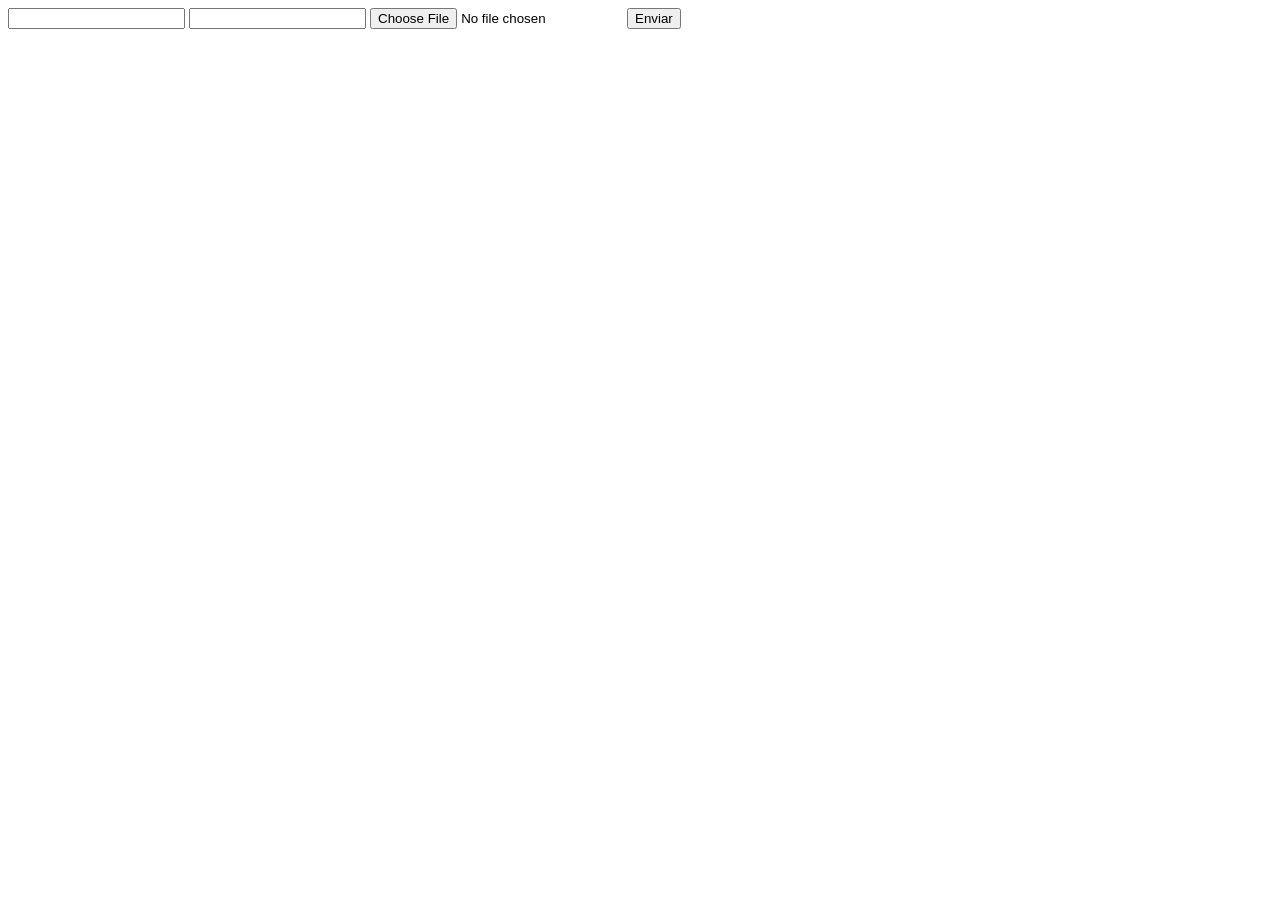
<file: DuoFinder/DOCUMENTOS_DE_APOIO/exemplo_de_upload_de_arquivo/public/index.html>
<!DOCTYPE html>
<html lang="en">

<head>
  <meta charset="UTF-8">
  <meta http-equiv="X-UA-Compatible" content="IE=edge">
  <meta name="viewport" content="width=device-width, initial-scale=1.0">
  <title>Upload</title>
</head>

<body>

  <div>
    <input name="nome" id="nome" type="text" />
    <input name="email" id="email" type="url" />
    <input name="foto" id="foto" type="file" />
    <button onclick="enviar()">Enviar</button>
  </div>

  <div id="container"></div>
</body>

</html>

<script>
  function enviar() {
    const formData = new FormData();
    formData.append('foto', foto.files[0])
    formData.append('nome', nome.value)
    formData.append('email', email.value)

    fetch("/usuarios/cadastro", {
      method: "POST",
      body: formData
    })
      .then(res => {
        window.location = "./perfil.html"
      })
      .catch(err => {
        console.log(err);
      })
  }
</script>
</file>
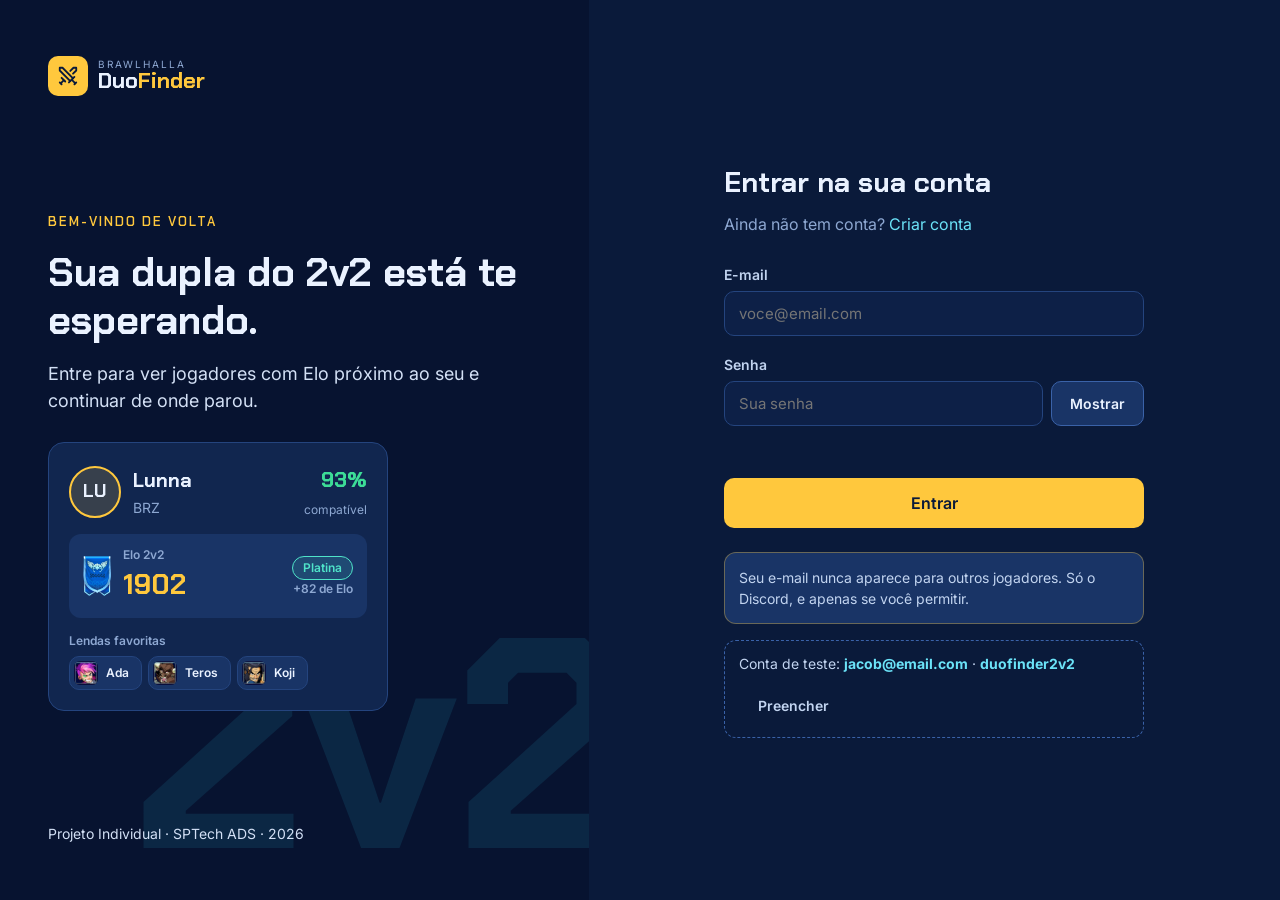
<file: DuoFinder/public/buscar.html>
<!DOCTYPE html>
<html lang="pt-BR">

<head>
    <meta charset="UTF-8">
    <meta name="viewport" content="width=device-width, initial-scale=1.0">
    <title>Buscar dupla | DuoFinder</title>
    <link rel="icon" href="assets/icon/logo.svg">
    <link rel="preconnect" href="https://fonts.googleapis.com">
    <link rel="stylesheet" href="https://fonts.googleapis.com/css2?family=Chakra+Petch:wght@600;700&family=Inter:wght@400;600;700&display=swap">
    <link rel="stylesheet" href="css/buscar.css">
    <link rel="stylesheet" href="css/animacoes.css">
</head>

<body>
    <header class="topo">
        <div class="container">
            <a class="logo" href="index.html">
                <span class="logo-icone">
                    <svg class="icone" viewBox="0 0 24 24">
                        <polyline points="14.5 17.5 3 6 3 3 6 3 17.5 14.5" /><line x1="13" x2="19" y1="19" y2="13" /><line x1="16" x2="20" y1="16" y2="20" /><line x1="19" x2="21" y1="21" y2="19" />
                        <polyline points="14.5 6.5 18 3 21 3 21 6 17.5 9.5" /><line x1="5" x2="9" y1="14" y2="18" /><line x1="7" x2="4" y1="17" y2="20" /><line x1="3" x2="5" y1="19" y2="21" />
                    </svg>
                </span>
                <span class="logo-texto"><small>BRAWLHALLA</small><b>Duo<em>Finder</em></b></span>
            </a>
            <nav class="menu">
                <a href="buscar.html" class="ativo">Buscar dupla</a>
                <a href="dashboard.html">Dashboard</a>
                <a href="meu-perfil.html">Meu perfil</a>
            </nav>
            <div class="acoes-topo">
                <span class="usuario-logado" id="span_usuario"></span>
                <button class="botao botao-simples" onclick="sair()">Sair</button>
            </div>
        </div>
    </header>

    <main class="container">
        <div class="titulo-pagina">
            <h1>Buscar dupla</h1>
            <p class="texto-apagado" id="p_meus_dados"></p>
        </div>

        <div class="busca">
            <aside class="card filtros">
                <h2>Filtros</h2>

                <div class="campo">
                    <label for="ipt_distancia">Distância máxima de Elo: <b id="b_distancia">±150</b></label>
                    <input class="faixa" type="range" id="ipt_distancia" min="50" max="400" step="50" value="150" oninput="buscar()">
                </div>

                <div class="campo">
                    <label for="ipt_nome">Nickname</label>
                    <input type="text" id="ipt_nome" placeholder="Buscar por nickname" oninput="buscar()">
                </div>

                <div class="campo">
                    <label for="slc_regiao">Região</label>
                    <select id="slc_regiao" onchange="buscar()">
                        <option value="todas">Todas as regiões</option>
                        <option value="BRZ">Brasil (BRZ)</option>
                        <option value="US-E">EUA Leste (US-E)</option>
                        <option value="EU">Europa (EU)</option>
                        <option value="SA">África do Sul (SA)</option>
                    </select>
                </div>

                <div class="campo">
                    <label for="slc_lenda">Lenda favorita</label>
                    <select id="slc_lenda" onchange="buscar()">
                        <option value="todas">Qualquer uma</option>
                    </select>
                </div>

                <label class="opcao" id="label_discord"><input type="checkbox" onchange="alternarDiscord()"> Só quem tem Discord</label>

                <button class="botao botao-secundario botao-inteiro" onclick="limparFiltros()">Limpar filtros</button>
            </aside>

            <section class="resultados">
                <p class="total" id="p_total"></p>
                <div class="grade" id="div_resultado"></div>
                <div class="vazio" id="div_vazio" style="display: none;">
                    Nenhum jogador encontrado com esses filtros.<br>
                    Tente aumentar a distância de Elo ou escolher outra região.
                </div>
            </section>
        </div>
    </main>

    <div class="modal" id="div_modal">
        <div class="modal-caixa">
            <h2 id="h2_discord">Chamar no Discord</h2>
            <p class="texto-apagado">Adicione como amigo e combinem a dupla.</p>
            <div class="discord-usuario">
                <div>
                    <span class="rotulo">Usuário do Discord</span>
                    <b id="b_discord"></b>
                </div>
            </div>
            <ol>
                <li>Abra o Discord e vá em "Adicionar amigo"</li>
                <li>Cole o usuário e envie o pedido de amizade</li>
                <li>Combinem o horário e partam para o 2v2 ranqueado</li>
            </ol>
            <div class="aviso">O DuoFinder não tem chat próprio: a conversa acontece no Discord.</div>
            <div class="modal-botoes">
                <button class="botao botao-simples botao-grande" onclick="fecharDiscord()">Fechar</button>
                <a class="botao botao-discord botao-grande" href="https://discord.com/app" target="_blank">Abrir Discord</a>
            </div>
        </div>
    </div>

    <footer class="rodape">
        <div class="container">
            <b>DuoFinder</b> · Projeto Individual · SPTech · Análise e Desenvolvimento de Sistemas · 2026
        </div>
    </footer>

    <script src="js/lendas.js"></script>
    <script src="js/duofinder.js"></script>

    <script>
        let jogadores = [];

        let meuId = localStorage.ID_USUARIO;
        let meuNick = localStorage.NICK_USUARIO;
        let meuElo = Number(localStorage.ELO_USUARIO);
        let minhaRegiao = localStorage.REGIAO_USUARIO;
        let meuHorario = localStorage.HORARIO_USUARIO;
        let minhasLendas = localStorage.LENDAS_USUARIO;

        let soDiscord = false;

        function carregarJogadores() {
            fetch(`/usuarios/listar/${meuId}`).then(function (resposta) {
                if (resposta.ok) {
                    resposta.json().then(function (lista) {
                        // No banco as Lendas vêm como texto ('Hattori,Orion,Kor').
                        // O split transforma em vetor: ['Hattori', 'Orion', 'Kor']
                        for (let i = 0; i < lista.length; i++) {
                            lista[i].lendas = lista[i].lendas.split(',');
                        }

                        jogadores = lista;
                        buscar();
                    });
                } else {
                    p_total.innerHTML = 'Não foi possível carregar os jogadores.';
                }
            }).catch(function () {
                p_total.innerHTML = 'Não foi possível conectar ao servidor.';
            });
        }

        function buscar() {
            let distancia = Number(ipt_distancia.value);
            let nome = ipt_nome.value.toLowerCase();
            let regiao = slc_regiao.value;
            let lenda = slc_lenda.value;

            b_distancia.innerHTML = `±${distancia}`;

            // 1. Separa os jogadores que passam em todos os filtros
            let encontrados = [];

            for (let i = 0; i < jogadores.length; i++) {
                let jogador = jogadores[i];
                let passou = true;
                let diferenca = jogador.elo - meuElo;

                if (diferenca < 0) {
                    diferenca = diferenca * -1;
                }

                if (diferenca > distancia) {
                    passou = false;
                }
                if (nome != '' && jogador.nick.toLowerCase().includes(nome) == false) {
                    passou = false;
                }
                if (regiao != 'todas' && jogador.regiao != regiao) {
                    passou = false;
                }
                if (lenda != 'todas' && jogador.lendas.includes(lenda) == false) {
                    passou = false;
                }
                if (soDiscord && jogador.discord == '') {
                    passou = false;
                }

                if (passou) {
                    calcularCompatibilidade(jogador);
                    encontrados.push(jogador);
                }
            }

            // 2. Ordena do mais compatível para o menos compatível.
            // Compara cada jogador com o próximo e troca os dois de lugar se estiverem na ordem errada.
            for (let i = 0; i < encontrados.length; i++) {
                for (let j = 0; j < encontrados.length - 1; j++) {
                    if (encontrados[j].compatibilidade < encontrados[j + 1].compatibilidade) {
                        let troca = encontrados[j];
                        encontrados[j] = encontrados[j + 1];
                        encontrados[j + 1] = troca;
                    }
                }
            }

            // 3. Mostra os cards na tela
            div_resultado.innerHTML = '';

            for (let i = 0; i < encontrados.length; i++) {
                let jogador = encontrados[i];
                let diferenca = jogador.elo - meuElo;
                let textoDiferenca = `${diferenca} de Elo`;

                if (diferenca > 0) {
                    textoDiferenca = `+${diferenca} de Elo`;
                }

                let htmlLendas = '';

                for (let j = 0; j < jogador.lendas.length; j++) {
                    let nomeLenda = jogador.lendas[j];
                    procurarImagemLenda(nomeLenda);
                    htmlLendas += `<span class="lenda"><img class="lenda-foto" src="${imagemLenda}" alt="${nomeLenda}">${nomeLenda}</span>`;
                }

                let botaoDiscord = `<button class="botao botao-secundario" disabled>Sem Discord</button>`;

                if (jogador.discord != '') {
                    botaoDiscord = `<button class="botao botao-discord" onclick="abrirDiscord(${jogador.id})">Discord</button>`;
                }

                calcularDivisao(jogador.elo);

                div_resultado.innerHTML += `
                    <div class="card-jogador">
                        <div class="card-topo">
                            <div class="avatar">${jogador.nick.substring(0, 2).toUpperCase()}</div>
                            <div class="card-nome"><h3>${jogador.nick}</h3><span>${jogador.regiao} · Joga de ${jogador.horario.toLowerCase()}</span></div>
                            <div class="card-compat"><b>${jogador.compatibilidade}%</b><span>compatível</span></div>
                        </div>
                        <div class="barra-compat"><div style="width: ${jogador.compatibilidade}%;"></div></div>
                        <div class="card-elo">
                            <img class="emblema" src="assets/divisoes/${divisao.toLowerCase()}.png" alt="${divisao}">
                            <div><small>Elo 2v2</small><b>${jogador.elo}</b></div>
                            <div class="direita"><span class="divisao ${divisao.toLowerCase()}">${divisao}</span><small>${textoDiferenca}</small></div>
                        </div>
                        <div><span class="rotulo">Lendas favoritas</span><div class="lendas">${htmlLendas}</div></div>
                        <div class="card-botoes">
                            <button class="botao botao-secundario" onclick="verPerfil(${jogador.id})">Ver perfil</button>
                            ${botaoDiscord}
                        </div>
                    </div>
                `;
            }

            if (encontrados.length == 1) {
                p_total.innerHTML = `1 jogador encontrado`;
            } else {
                p_total.innerHTML = `${encontrados.length} jogadores encontrados`;
            }

            if (encontrados.length == 0) {
                div_vazio.style.display = 'block';
            } else {
                div_vazio.style.display = 'none';
            }
        }

        function alternarDiscord() {
            soDiscord = !soDiscord;
            buscar();
        }

        function limparFiltros() {
            ipt_distancia.value = 150;
            ipt_nome.value = '';
            slc_regiao.value = 'todas';
            slc_lenda.value = 'todas';

            // Desenha a caixinha de novo, desmarcada
            soDiscord = false;
            label_discord.innerHTML = '<input type="checkbox" onchange="alternarDiscord()"> Só quem tem Discord';

            buscar();
        }

        // Guarda o jogador escolhido para a página perfil.html saber quem mostrar
        function verPerfil(id) {
            localStorage.PERFIL_ID = id;
            window.location = 'perfil.html';
        }

        function abrirDiscord(id) {
            for (let i = 0; i < jogadores.length; i++) {
                if (jogadores[i].id == id) {
                    h2_discord.innerHTML = `Chamar ${jogadores[i].nick} no Discord`;
                    b_discord.innerHTML = jogadores[i].discord;
                }
            }

            div_modal.style.display = 'flex';
        }

        function fecharDiscord() {
            div_modal.style.display = 'none';
        }

        // Só quem fez login pode ver esta página
        if (meuNick == undefined) {
            window.location = 'login.html';
        } else {
            calcularDivisao(meuElo);
            // Coloca as Lendas no filtro "Lenda favorita"
            for (let i = 0; i < todasLendas.length; i++) {
                slc_lenda.innerHTML += `<option>${todasLendas[i].nome}</option>`;
            }

            span_usuario.innerHTML = meuNick;
            p_meus_dados.innerHTML = `Seu Elo: <b>${meuElo}</b> · ${divisao} · ${minhaRegiao} · <a href="meu-perfil.html">Atualizar meu Elo</a>`;
            carregarJogadores();
        }
    </script>
</body>

</html>
</file>
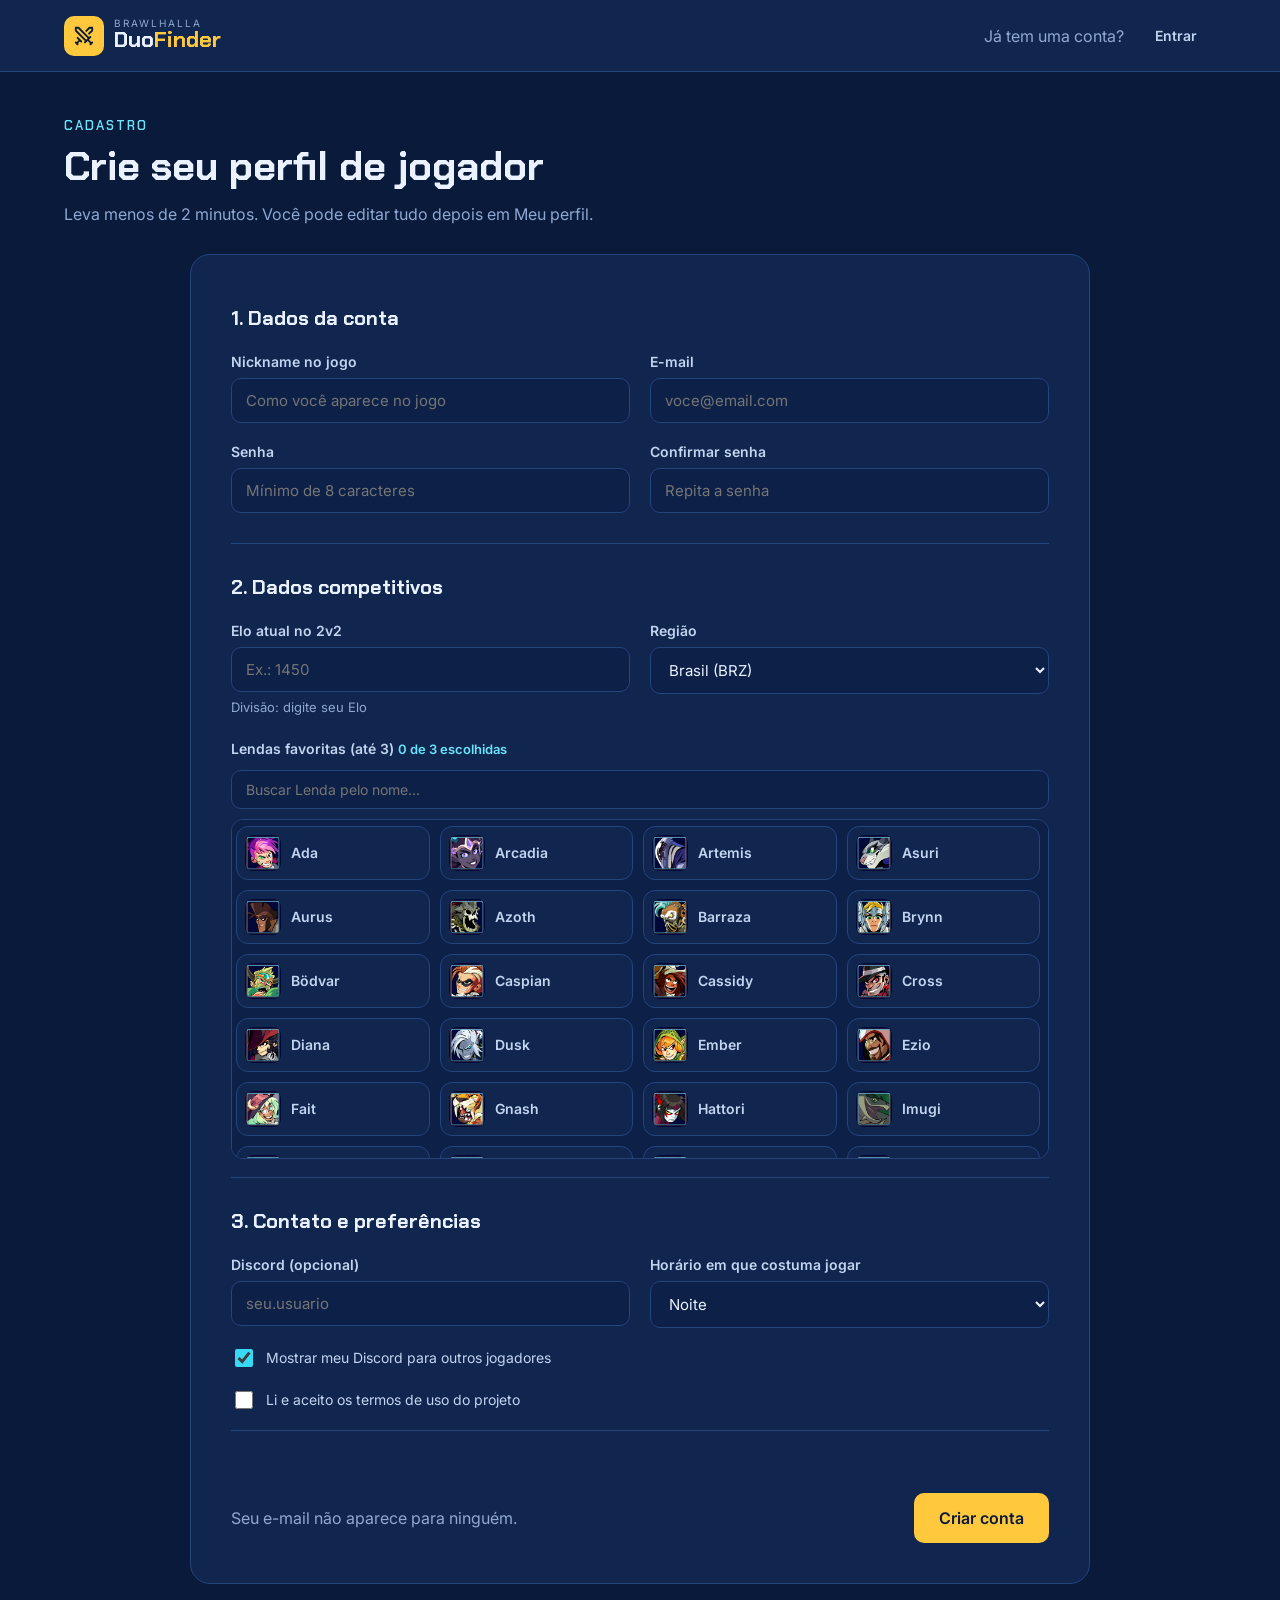
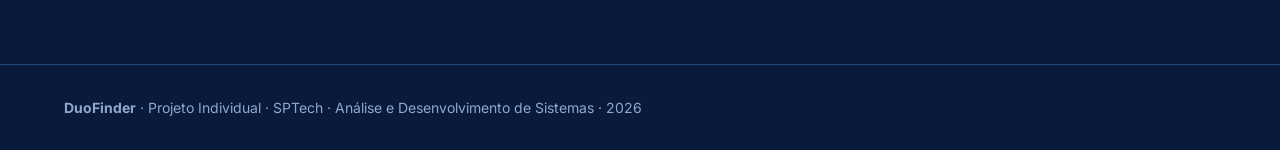
<file: DuoFinder/public/cadastro.html>
<!DOCTYPE html>
<html lang="pt-BR">

<head>
    <meta charset="UTF-8">
    <meta name="viewport" content="width=device-width, initial-scale=1.0">
    <title>Criar conta | DuoFinder</title>
    <link rel="icon" href="assets/icon/logo.svg">
    <link rel="preconnect" href="https://fonts.googleapis.com">
    <link rel="stylesheet" href="https://fonts.googleapis.com/css2?family=Chakra+Petch:wght@600;700&family=Inter:wght@400;600;700&display=swap">
    <link rel="stylesheet" href="css/cadastro.css">
    <link rel="stylesheet" href="css/animacoes.css">
</head>

<body>
    <header class="topo">
        <div class="container">
            <a class="logo" href="index.html">
                <span class="logo-icone">
                    <svg class="icone" viewBox="0 0 24 24">
                        <polyline points="14.5 17.5 3 6 3 3 6 3 17.5 14.5" /><line x1="13" x2="19" y1="19" y2="13" /><line x1="16" x2="20" y1="16" y2="20" /><line x1="19" x2="21" y1="21" y2="19" />
                        <polyline points="14.5 6.5 18 3 21 3 21 6 17.5 9.5" /><line x1="5" x2="9" y1="14" y2="18" /><line x1="7" x2="4" y1="17" y2="20" /><line x1="3" x2="5" y1="19" y2="21" />
                    </svg>
                </span>
                <span class="logo-texto"><small>BRAWLHALLA</small><b>Duo<em>Finder</em></b></span>
            </a>
            <div class="acoes-topo">
                <span class="texto-apagado">Já tem uma conta?</span>
                <a class="botao botao-simples" href="login.html">Entrar</a>
            </div>
        </div>
    </header>

    <main class="container">
        <div class="titulo-pagina">
            <span class="sobretitulo">Cadastro</span>
            <h1>Crie seu perfil de jogador</h1>
            <p class="texto-apagado">Leva menos de 2 minutos. Você pode editar tudo depois em Meu perfil.</p>
        </div>

        <div class="card formulario-grande">
            <h2>1. Dados da conta</h2>
            <div class="duas-colunas">
                <div class="campo">
                    <label for="ipt_nick">Nickname no jogo</label>
                    <input type="text" id="ipt_nick" maxlength="16" placeholder="Como você aparece no jogo">
                </div>
                <div class="campo">
                    <label for="ipt_email">E-mail</label>
                    <input type="email" id="ipt_email" maxlength="50" placeholder="voce@email.com">
                </div>
            </div>
            <div class="duas-colunas">
                <div class="campo">
                    <label for="ipt_senha">Senha</label>
                    <input type="password" id="ipt_senha" placeholder="Mínimo de 8 caracteres">
                </div>
                <div class="campo">
                    <label for="ipt_confirmacao">Confirmar senha</label>
                    <input type="password" id="ipt_confirmacao" placeholder="Repita a senha">
                </div>
            </div>

            <hr>
            <h2>2. Dados competitivos</h2>
            <div class="duas-colunas">
                <div class="campo">
                    <label for="ipt_elo">Elo atual no 2v2</label>
                    <input type="number" id="ipt_elo" placeholder="Ex.: 1450" oninput="mostrarDivisao()">
                    <span class="ajuda">Divisão: <span id="span_divisao">digite seu Elo</span></span>
                </div>
                <div class="campo">
                    <label for="slc_regiao">Região</label>
                    <select id="slc_regiao">
                        <option value="BRZ">Brasil (BRZ)</option>
                        <option value="US-E">EUA Leste (US-E)</option>
                        <option value="EU">Europa (EU)</option>
                        <option value="SA">África do Sul (SA)</option>
                    </select>
                </div>
            </div>

            <span class="titulo-campo">Lendas favoritas (até 3)</span>
            <span class="contador" id="span_contador">0 de 3 escolhidas</span>
            <input type="text" class="busca-lendas" id="ipt_busca_lenda" placeholder="Buscar Lenda pelo nome..." oninput="montarLendas()">
            <div class="lista-lendas" id="div_lendas"></div>

            <hr>
            <h2>3. Contato e preferências</h2>
            <div class="duas-colunas">
                <div class="campo">
                    <label for="ipt_discord">Discord (opcional)</label>
                    <input type="text" id="ipt_discord" maxlength="40" placeholder="seu.usuario">
                </div>
                <div class="campo">
                    <label for="slc_horario">Horário em que costuma jogar</label>
                    <select id="slc_horario">
                        <option>Manhã</option>
                        <option>Tarde</option>
                        <option selected>Noite</option>
                        <option>Madrugada</option>
                    </select>
                </div>
            </div>
            <label class="opcao"><input type="checkbox" checked onchange="alternarDiscord()"> Mostrar meu Discord para outros jogadores</label>
            <label class="opcao"><input type="checkbox" onchange="alternarTermos()"> Li e aceito os termos de uso do projeto</label>

            <hr>
            <div class="mensagem erro" id="div_mensagem"></div>
            <div class="final-formulario">
                <span class="texto-apagado">Seu e-mail não aparece para ninguém.</span>
                <button class="botao botao-principal botao-grande" onclick="cadastrar()">Criar conta</button>
            </div>
        </div>
    </main>

    <footer class="rodape">
        <div class="container">
            <b>DuoFinder</b> · Projeto Individual · SPTech · Análise e Desenvolvimento de Sistemas · 2026
        </div>
    </footer>

    <script src="js/lendas.js"></script>
    <script src="js/duofinder.js"></script>

    <script>
        let lendas = [];
        let lendaClicada = '';

        let mostrarDiscord = true;
        let termos = false;

        // Desenha as Lendas. Só aparecem as que combinam com o texto digitado na busca
        function montarLendas() {
            let texto = ipt_busca_lenda.value.toLowerCase();
            div_lendas.innerHTML = '';

            for (let i = 0; i < todasLendas.length; i++) {
                let nome = todasLendas[i].nome;
                let marcada = '';

                if (lendas.includes(nome)) {
                    marcada = 'checked';
                }

                if (nome.toLowerCase().includes(texto)) {
                    div_lendas.innerHTML += `
                        <label>
                            <input type="checkbox" ${marcada} onchange="lendaClicada = todasLendas[${i}].nome; marcarLenda()">
                            <span><img class="icone-lenda" src="${todasLendas[i].imagem}" alt="${nome}">${nome}</span>
                        </label>
                    `;
                }
            }
        }

        // Mostra quantas e quais Lendas foram escolhidas
        function atualizarContador() {
            let texto = `${lendas.length} de 3 escolhidas`;

            if (lendas.length > 0) {
                texto += `: ${lendas.join(', ')}`;
            }

            span_contador.innerHTML = texto;
        }

        function marcarLenda() {
            let novaLista = [];
            let estavaNaLista = false;

            for (let i = 0; i < lendas.length; i++) {
                if (lendas[i] == lendaClicada) {
                    estavaNaLista = true;
                } else {
                    novaLista.push(lendas[i]);
                }
            }

            if (estavaNaLista == false && lendas.length == 3) {
                montarLendas();
                span_contador.innerHTML = `3 de 3 escolhidas · Desmarque uma Lenda para trocar`;
            } else {
                if (estavaNaLista == false) {
                    novaLista.push(lendaClicada);
                }

                lendas = novaLista;
                atualizarContador();
            }
        }

        function alternarDiscord() {
            mostrarDiscord = !mostrarDiscord;
        }

        function alternarTermos() {
            termos = !termos;
        }

        function mostrarDivisao() {
            let elo = Number(ipt_elo.value);

            calcularDivisao(elo);

            // A classe do CSS é o nome da divisão em minúsculas: 'Platina' vira 'platina'
            let classe = divisao.toLowerCase();

            span_divisao.innerHTML = `<span class="divisao ${classe}">${divisao}</span>`;
        }

        function cadastrar() {
            let nick = ipt_nick.value;
            let email = ipt_email.value;
            let senha = ipt_senha.value;
            let confirmacao = ipt_confirmacao.value;
            let elo = Number(ipt_elo.value);
            let regiao = slc_regiao.value;
            let discord = ipt_discord.value;
            let horario = slc_horario.value;

            if (nick.length < 3) {
                div_mensagem.innerHTML = 'O nickname precisa ter pelo menos 3 caracteres.';
            } else if (email.includes('@') == false || email.includes('.') == false) {
                div_mensagem.innerHTML = 'Digite um e-mail válido, como voce@email.com.';
            } else if (senha.length < 8) {
                div_mensagem.innerHTML = 'A senha precisa ter pelo menos 8 caracteres.';
            } else if (senha != confirmacao) {
                div_mensagem.innerHTML = 'As senhas não são iguais.';
            } else if (elo < 200 || elo > 3000) {
                div_mensagem.innerHTML = 'Informe um Elo entre 200 e 3000.';
            } else if (lendas.length == 0) {
                div_mensagem.innerHTML = 'Escolha pelo menos 1 Lenda favorita.';
            } else if (lendas.length > 3) {
                div_mensagem.innerHTML = 'Escolha no máximo 3 Lendas.';
            } else if (termos == false) {
                div_mensagem.innerHTML = 'Aceite os termos de uso para continuar.';
            } else {
                let mostrarDiscordTexto = 'nao';

                if (mostrarDiscord) {
                    mostrarDiscordTexto = 'sim';
                }

                fetch("/usuarios/cadastrar", {
                    method: "POST",
                    headers: {
                        "Content-Type": "application/json"
                    },
                    body: JSON.stringify({
                        nickServer: nick,
                        emailServer: email,
                        senhaServer: senha,
                        eloServer: elo,
                        regiaoServer: regiao,
                        lendasServer: lendas.join(','),
                        discordServer: discord,
                        mostrarDiscordServer: mostrarDiscordTexto,
                        horarioServer: horario
                    })
                }).then(function (resposta) {
                    if (resposta.ok) {
                        div_mensagem.innerHTML = 'Conta criada! Redirecionando para a tela de login...';

                        setTimeout(function () {
                            window.location = "login.html";
                        }, 2000);
                    } else {
                        // Lê o erro que o banco mandou para mostrar a mensagem certa
                        resposta.text().then(function (erro) {
                            if (erro.includes('Duplicate')) {
                                div_mensagem.innerHTML = 'Esse e-mail já está cadastrado.';
                            } else {
                                div_mensagem.innerHTML = 'Não foi possível criar a conta. Confira os dados e tente de novo.';
                            }
                        });
                    }
                }).catch(function () {
                    div_mensagem.innerHTML = 'Não foi possível conectar ao servidor.';
                });
            }
        }

        montarLendas();
    </script>
</body>

</html>
</file>
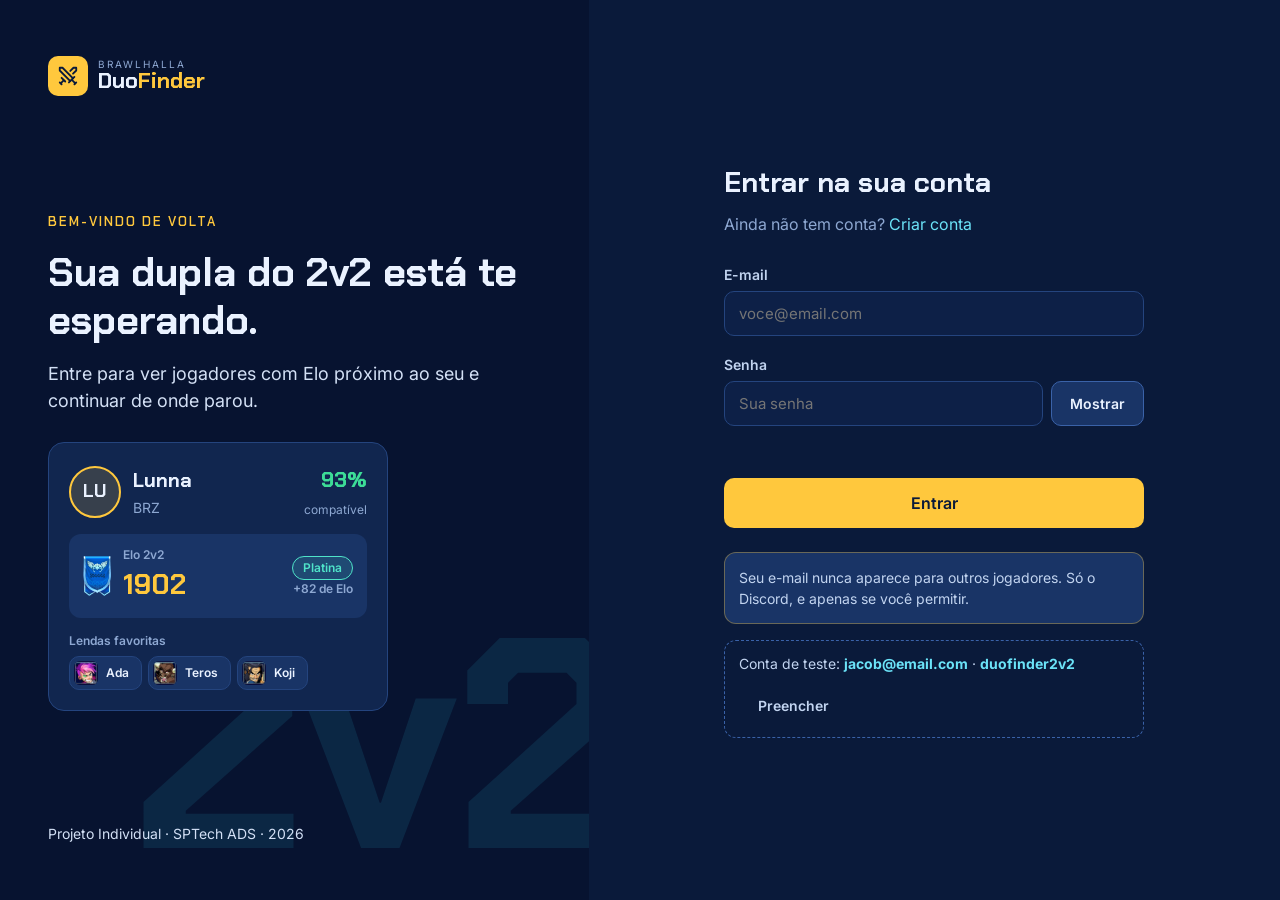
<file: DuoFinder/public/dashboard.html>
<!DOCTYPE html>
<html lang="pt-BR">

<head>
    <meta charset="UTF-8">
    <meta name="viewport" content="width=device-width, initial-scale=1.0">
    <title>Dashboard | DuoFinder</title>
    <link rel="icon" href="assets/icon/logo.svg">
    <link rel="preconnect" href="https://fonts.googleapis.com">
    <link rel="stylesheet" href="https://fonts.googleapis.com/css2?family=Chakra+Petch:wght@600;700&family=Inter:wght@400;600;700&display=swap">
    <link rel="stylesheet" href="css/dashboard.css">
    <link rel="stylesheet" href="css/animacoes.css">
    <!-- Chart.js 4.4.1 salvo no projeto, para os gráficos funcionarem sem internet -->
    <script src="js/chart.js"></script>
</head>

<body>
    <header class="topo">
        <div class="container">
            <a class="logo" href="index.html">
                <span class="logo-icone">
                    <svg class="icone" viewBox="0 0 24 24">
                        <polyline points="14.5 17.5 3 6 3 3 6 3 17.5 14.5" /><line x1="13" x2="19" y1="19" y2="13" /><line x1="16" x2="20" y1="16" y2="20" /><line x1="19" x2="21" y1="21" y2="19" />
                        <polyline points="14.5 6.5 18 3 21 3 21 6 17.5 9.5" /><line x1="5" x2="9" y1="14" y2="18" /><line x1="7" x2="4" y1="17" y2="20" /><line x1="3" x2="5" y1="19" y2="21" />
                    </svg>
                </span>
                <span class="logo-texto"><small>BRAWLHALLA</small><b>Duo<em>Finder</em></b></span>
            </a>
            <nav class="menu">
                <a href="buscar.html">Buscar dupla</a>
                <a href="dashboard.html" class="ativo">Dashboard</a>
                <a href="meu-perfil.html">Meu perfil</a>
            </nav>
            <div class="acoes-topo">
                <span class="usuario-logado" id="span_usuario"></span>
                <button class="botao botao-simples" onclick="sair()">Sair</button>
            </div>
        </div>
    </header>

    <main class="container">
        <div class="titulo-pagina final-formulario">
            <div>
                <h1>Dashboard da comunidade</h1>
                <p class="texto-apagado">Indicadores dos outros jogadores cadastrados no DuoFinder</p>
            </div>
            <div class="campo filtro-dashboard">
                <label for="slc_regiao">Região</label>
                <select id="slc_regiao" onchange="atualizarDashboard()">
                    <option value="todas">Todas as regiões</option>
                    <option value="BRZ">Brasil (BRZ)</option>
                    <option value="US-E">EUA Leste (US-E)</option>
                    <option value="EU">Europa (EU)</option>
                    <option value="SA">África do Sul (SA)</option>
                </select>
            </div>
        </div>

        <div class="kpis">
            <a class="kpi kpi-link kpi-destaque" href="buscar.html" title="Ver esses jogadores na busca">
                <div class="kpi-topo">
                    <span class="kpi-icone icone-verde">
                        <svg class="icone" viewBox="0 0 24 24"><circle cx="12" cy="12" r="10" /><circle cx="12" cy="12" r="6" /><circle cx="12" cy="12" r="2" /></svg>
                    </span>
                    Com Elo compatível com você
                    <span class="seta">→</span>
                </div>
                <b id="b_compativeis"></b>
                <small>até 150 de diferença de Elo</small>
            </a>

            <div class="kpi">
                <div class="kpi-topo">
                    <span class="kpi-icone icone-ciano">
                        <svg class="icone" viewBox="0 0 24 24"><path d="M16 21v-2a4 4 0 0 0-4-4H6a4 4 0 0 0-4 4v2" /><circle cx="9" cy="7" r="4" /><path d="M22 21v-2a4 4 0 0 0-3-3.87" /><path d="M16 3.13a4 4 0 0 1 0 7.75" /></svg>
                    </span>
                    Jogadores cadastrados
                </div>
                <b id="b_total"></b>
                <small>na região escolhida</small>
            </div>

            <div class="kpi">
                <div class="kpi-topo">
                    <span class="kpi-icone icone-dourado">
                        <svg class="icone" viewBox="0 0 24 24"><path d="M6 9H4.5a2.5 2.5 0 0 1 0-5H6" /><path d="M18 9h1.5a2.5 2.5 0 0 0 0-5H18" /><path d="M4 22h16" /><path d="M10 14.66V17c0 .55-.47.98-.97 1.21C7.85 18.75 7 20.24 7 22" /><path d="M14 14.66V17c0 .55.47.98.97 1.21C16.15 18.75 17 20.24 17 22" /><path d="M18 2H6v7a6 6 0 0 0 12 0V2Z" /></svg>
                    </span>
                    Elo médio da comunidade
                </div>
                <b class="elo" id="b_media"></b>
                <small id="small_media"></small>
            </div>

            <div class="kpi">
                <div class="kpi-topo">
                    <span class="kpi-icone icone-ciano">
                        <svg class="icone" viewBox="0 0 24 24"><path d="M7.9 20A9 9 0 1 0 4 16.1L2 22Z" /></svg>
                    </span>
                    Com Discord disponível
                </div>
                <b id="b_discord"></b>
                <small id="small_discord"></small>
            </div>
        </div>

        <div class="graficos">
            <div class="card">
                <h2>Distribuição de Elo</h2>
                <p>Jogadores por divisão no 2v2</p>
                <div class="grafico" id="div_grafico_divisoes"></div>
                <p class="legenda"><b class="elo">■</b> Sua divisão</p>
            </div>
            <div class="card">
                <h2>Lendas mais escolhidas</h2>
                <p>% de jogadores com a Lenda entre as favoritas</p>
                <div class="grafico" id="div_grafico_lendas"></div>
                <div class="legenda"><b>■</b> Suas Lendas:<div class="lendas" id="div_minhas_lendas"></div></div>
            </div>
        </div>

        <div class="graficos ultimo">
            <div class="card">
                <h2>Jogadores por região</h2>
                <p>Todos os jogadores cadastrados, de todas as regiões</p>
                <div class="grafico" id="div_grafico_regioes"></div>
                <p class="legenda" id="p_legenda_regiao"></p>
            </div>
            <div class="card">
                <h2>Mais compatíveis com você</h2>
                <p>Pelo seu Elo, região, Lendas e horário</p>
                <ul class="lista-top" id="ul_top"></ul>
            </div>
        </div>
    </main>

    <footer class="rodape">
        <div class="container">
            <b>DuoFinder</b> · Projeto Individual · SPTech · Análise e Desenvolvimento de Sistemas · 2026
        </div>
    </footer>

    <script src="js/lendas.js"></script>
    <script src="js/duofinder.js"></script>

    <script>
        let jogadores = [];

        let meuId = localStorage.ID_USUARIO;
        let meuNick = localStorage.NICK_USUARIO;
        let meuElo = Number(localStorage.ELO_USUARIO);
        let minhaRegiao = localStorage.REGIAO_USUARIO;
        let meuHorario = localStorage.HORARIO_USUARIO;
        let minhasLendas = localStorage.LENDAS_USUARIO;

        let divisoes = ['Tin', 'Bronze', 'Prata', 'Ouro', 'Platina', 'Diamante'];
        let regioes = ['BRZ', 'US-E', 'EU', 'SA'];


        // Cor das barras: normal e destaque (o que é seu)
        let corNormal = '#5B78AE';
        let corDestaque = '#38D9F5';
        let corElo = '#FFC83D';

        Chart.defaults.color = '#C2D4F0';
        Chart.defaults.borderColor = '#1E3765';
        Chart.defaults.font.family = 'Inter';
        Chart.defaults.font.size = 13;

        function carregarJogadores() {
            fetch(`/usuarios/listar/${meuId}`).then(function (resposta) {
                if (resposta.ok) {
                    resposta.json().then(function (lista) {
                        // No banco as Lendas vêm como texto ('Hattori,Orion,Kor').
                        // O split transforma em vetor: ['Hattori', 'Orion', 'Kor']
                        for (let i = 0; i < lista.length; i++) {
                            lista[i].lendas = lista[i].lendas.split(',');
                        }

                        jogadores = lista;
                        atualizarDashboard();
                    });
                } else {
                    alert('Não foi possível carregar os dados do dashboard.');
                }
            }).catch(function () {
                alert('Não foi possível conectar ao servidor.');
            });
        }

        function atualizarDashboard() {
            let regiao = slc_regiao.value;
            let lista = [];

            for (let i = 0; i < jogadores.length; i++) {
                if (regiao == 'todas' || jogadores[i].regiao == regiao) {
                    lista.push(jogadores[i]);
                }
            }

            mostrarKpis(lista);
            mostrarDivisoes(lista);
            mostrarLendas(lista);
            mostrarMaisCompativeis(lista);
            mostrarRegioes(regiao);
        }

        function mostrarKpis(lista) {
            let compativeis = 0;
            let somaElo = 0;
            let comDiscord = 0;

            for (let i = 0; i < lista.length; i++) {
                let diferenca = lista[i].elo - meuElo;

                if (diferenca < 0) {
                    diferenca = diferenca * -1;
                }

                if (diferenca <= 150) {
                    compativeis++;
                }

                somaElo = somaElo + lista[i].elo;

                if (lista[i].discord != '') {
                    comDiscord++;
                }
            }

            // Se o filtro não tiver nenhum jogador, não dá para dividir por 0
            let media = 0;
            let porcentagemDiscord = 0;

            if (lista.length > 0) {
                media = Number((somaElo / lista.length).toFixed(0));
                porcentagemDiscord = (comDiscord / lista.length * 100).toFixed(0);
            }

            calcularDivisao(media);

            b_total.innerHTML = lista.length;
            b_compativeis.innerHTML = compativeis;
            b_media.innerHTML = media;
            small_media.innerHTML = `equivale a ${divisao}`;

            if (lista.length == 0) {
                small_media.innerHTML = 'nenhum jogador nesta região';
            }
            b_discord.innerHTML = `${porcentagemDiscord}%`;
            small_discord.innerHTML = `${comDiscord} jogadores`;
        }

        // Gráfico de colunas: quantos jogadores tem em cada divisão
        function mostrarDivisoes(lista) {
            let contagem = [0, 0, 0, 0, 0, 0];

            for (let i = 0; i < lista.length; i++) {
                calcularDivisao(lista[i].elo);

                for (let j = 0; j < divisoes.length; j++) {
                    if (divisoes[j] == divisao) {
                        contagem[j]++;
                    }
                }
            }

            // A sua divisão fica com a cor de destaque
            calcularDivisao(meuElo);
            let cores = [];

            for (let i = 0; i < divisoes.length; i++) {
                if (divisoes[i] == divisao) {
                    cores.push(corElo);
                } else {
                    cores.push(corNormal);
                }
            }

            // Coloca um <canvas> novo no lugar do antigo, para o gráfico ser desenhado do zero quando o filtro muda
            div_grafico_divisoes.innerHTML = '<canvas id="canvas_divisoes"></canvas>';

            new Chart(canvas_divisoes, {
                type: 'bar',
                data: {
                    labels: divisoes,
                    datasets: [{
                        label: 'Jogadores',
                        data: contagem,
                        backgroundColor: cores,
                        borderRadius: 6
                    }]
                },
                options: {
                    maintainAspectRatio: false,
                    plugins: { legend: { display: false } },
                    scales: { y: { beginAtZero: true, ticks: { stepSize: 1 } } }
                }
            });
        }

        // Gráfico de barras deitadas: as 6 Lendas mais escolhidas
        function mostrarLendas(lista) {
            let ranking = [];

            for (let i = 0; i < todasLendas.length; i++) {
                let total = 0;

                for (let j = 0; j < lista.length; j++) {
                    if (lista[j].lendas.includes(todasLendas[i].nome)) {
                        total++;
                    }
                }

                let porcentagem = 0;

                if (lista.length > 0) {
                    porcentagem = Number((total / lista.length * 100).toFixed(0));
                }

                ranking.push({ nome: todasLendas[i].nome, porcentagem: porcentagem });
            }

            // Ordena da Lenda mais escolhida para a menos escolhida (troca de lugar quando está na ordem errada)
            for (let i = 0; i < ranking.length; i++) {
                for (let j = 0; j < ranking.length - 1; j++) {
                    if (ranking[j].porcentagem < ranking[j + 1].porcentagem) {
                        let troca = ranking[j];
                        ranking[j] = ranking[j + 1];
                        ranking[j + 1] = troca;
                    }
                }
            }

            let nomes = [];
            let valores = [];
            let cores = [];

            for (let i = 0; i < 6; i++) {
                nomes.push(ranking[i].nome);
                valores.push(ranking[i].porcentagem);

                if (minhasLendas.includes(ranking[i].nome)) {
                    cores.push(corDestaque);
                } else {
                    cores.push(corNormal);
                }
            }

            div_grafico_lendas.innerHTML = '<canvas id="canvas_lendas"></canvas>';

            new Chart(canvas_lendas, {
                type: 'bar',
                data: {
                    labels: nomes,
                    datasets: [{
                        label: '% dos jogadores',
                        data: valores,
                        backgroundColor: cores,
                        borderRadius: 6
                    }]
                },
                options: {
                    indexAxis: 'y',
                    maintainAspectRatio: false,
                    plugins: { legend: { display: false } },
                    scales: { x: { beginAtZero: true } }
                }
            });
        }

        // Gráfico de barras deitadas: jogadores de cada região (sempre de todas as regiões)
        function mostrarRegioes(regiaoEscolhida) {
            let contagem = [0, 0, 0, 0];

            for (let i = 0; i < jogadores.length; i++) {
                for (let j = 0; j < regioes.length; j++) {
                    if (jogadores[i].regiao == regioes[j]) {
                        contagem[j]++;
                    }
                }
            }

            // Destaque: a região do filtro ou, se for "todas", a sua região
            let destaque = regiaoEscolhida;

            if (regiaoEscolhida == 'todas') {
                destaque = minhaRegiao;
                p_legenda_regiao.innerHTML = '<b>■</b> Sua região';
            } else {
                p_legenda_regiao.innerHTML = '<b>■</b> Região escolhida no filtro';
            }

            let cores = [];

            for (let i = 0; i < regioes.length; i++) {
                if (regioes[i] == destaque) {
                    cores.push(corDestaque);
                } else {
                    cores.push(corNormal);
                }
            }

            div_grafico_regioes.innerHTML = '<canvas id="canvas_regioes"></canvas>';

            new Chart(canvas_regioes, {
                type: 'bar',
                data: {
                    labels: regioes,
                    datasets: [{
                        label: 'Jogadores',
                        data: contagem,
                        backgroundColor: cores,
                        borderRadius: 6
                    }]
                },
                options: {
                    indexAxis: 'y',
                    maintainAspectRatio: false,
                    plugins: { legend: { display: false } },
                    scales: { x: { beginAtZero: true, ticks: { stepSize: 2 } } }
                }
            });
        }

        function mostrarMinhasLendas() {
            let lista = minhasLendas.split(',');
            div_minhas_lendas.innerHTML = '';

            for (let i = 0; i < lista.length; i++) {
                procurarImagemLenda(lista[i]);
                div_minhas_lendas.innerHTML += `<span class="lenda"><img class="lenda-foto" src="${imagemLenda}" alt="${lista[i]}">${lista[i]}</span>`;
            }
        }

        // Os 5 jogadores mais compatíveis
        function mostrarMaisCompativeis(lista) {
            for (let i = 0; i < lista.length; i++) {
                calcularCompatibilidade(lista[i]);
            }

            // Ordena do mais compatível para o menos compatível
            for (let i = 0; i < lista.length; i++) {
                for (let j = 0; j < lista.length - 1; j++) {
                    if (lista[j].compatibilidade < lista[j + 1].compatibilidade) {
                        let troca = lista[j];
                        lista[j] = lista[j + 1];
                        lista[j + 1] = troca;
                    }
                }
            }

            let quantidade = 5;

            if (lista.length < 5) {
                quantidade = lista.length;
            }

            ul_top.innerHTML = '';

            for (let i = 0; i < quantidade; i++) {
                let jogador = lista[i];
                calcularDivisao(jogador.elo);

                ul_top.innerHTML += `
                    <li>
                        <div class="avatar">${jogador.nick.substring(0, 2).toUpperCase()}</div>
                        <div class="info"><b>${jogador.nick}</b><small><img class="emblema-pequeno" src="assets/divisoes/${divisao.toLowerCase()}.png" alt="">${divisao} · ${jogador.elo} · ${jogador.regiao}</small></div>
                        <span class="porcentagem">${jogador.compatibilidade}%</span>
                        <button class="botao botao-secundario" onclick="verPerfil(${jogador.id})">Ver</button>
                    </li>
                `;
            }
        }

        // Guarda o jogador escolhido para a página perfil.html saber quem mostrar
        function verPerfil(id) {
            localStorage.PERFIL_ID = id;
            window.location = 'perfil.html';
        }

        // Só quem fez login pode ver esta página
        if (meuNick == undefined) {
            window.location = 'login.html';
        } else {
            span_usuario.innerHTML = meuNick;
            mostrarMinhasLendas();
            carregarJogadores();
        }
    </script>
</body>

</html>
</file>
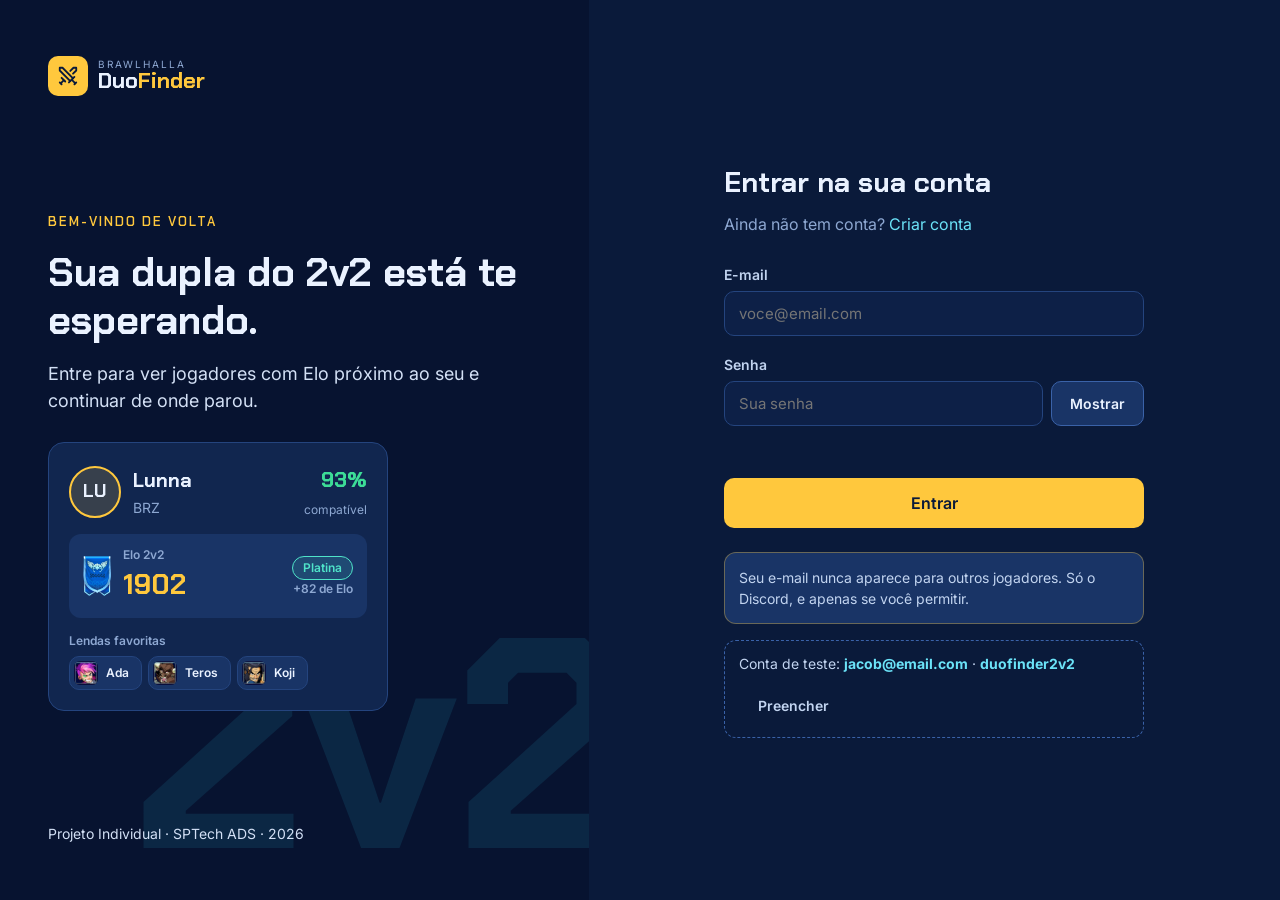
<file: DuoFinder/public/login.html>
<!DOCTYPE html>
<html lang="pt-BR">

<head>
    <meta charset="UTF-8">
    <meta name="viewport" content="width=device-width, initial-scale=1.0">
    <title>Entrar | DuoFinder</title>
    <link rel="icon" href="assets/icon/logo.svg">
    <link rel="preconnect" href="https://fonts.googleapis.com">
    <link rel="stylesheet" href="https://fonts.googleapis.com/css2?family=Chakra+Petch:wght@600;700&family=Inter:wght@400;600;700&display=swap">
    <link rel="stylesheet" href="css/login.css">
    <link rel="stylesheet" href="css/animacoes.css">
</head>

<body>
    <div class="login">
        <section class="login-painel">
            <span class="login-fundo">2v2</span>
            <a class="logo" href="index.html">
                <span class="logo-icone">
                    <svg class="icone" viewBox="0 0 24 24">
                        <polyline points="14.5 17.5 3 6 3 3 6 3 17.5 14.5" /><line x1="13" x2="19" y1="19" y2="13" /><line x1="16" x2="20" y1="16" y2="20" /><line x1="19" x2="21" y1="21" y2="19" />
                        <polyline points="14.5 6.5 18 3 21 3 21 6 17.5 9.5" /><line x1="5" x2="9" y1="14" y2="18" /><line x1="7" x2="4" y1="17" y2="20" /><line x1="3" x2="5" y1="19" y2="21" />
                    </svg>
                </span>
                <span class="logo-texto"><small>BRAWLHALLA</small><b>Duo<em>Finder</em></b></span>
            </a>

            <div class="login-boas-vindas">
                <span class="sobretitulo">Bem-vindo de volta</span>
                <h1>Sua dupla do 2v2 está te esperando.</h1>
                <p>Entre para ver jogadores com Elo próximo ao seu e continuar de onde parou.</p>

                <div class="card-jogador">
                    <div class="card-topo">
                        <div class="avatar">LU</div>
                        <div class="card-nome">
                            <h3>Lunna</h3>
                            <span>BRZ</span>
                        </div>
                        <div class="card-compat"><b>93%</b><span>compatível</span></div>
                    </div>
                    <div class="card-elo">
                        <img class="emblema" src="assets/divisoes/platina.png" alt="Platina">
                        <div><small>Elo 2v2</small><b>1902</b></div>
                        <div class="direita"><span class="divisao platina">Platina</span><small>+82 de Elo</small></div>
                    </div>
                    <div>
                        <span class="rotulo">Lendas favoritas</span>
                        <div class="lendas">
                            <span class="lenda"><img class="lenda-foto" src="assets/lendas/ada.png" alt="Ada">Ada</span>
                            <span class="lenda"><img class="lenda-foto" src="assets/lendas/teros.png" alt="Teros">Teros</span>
                            <span class="lenda"><img class="lenda-foto" src="assets/lendas/koji.png" alt="Koji">Koji</span>
                        </div>
                    </div>
                </div>
            </div>

            <p class="rodape-painel">Projeto Individual · SPTech ADS · 2026</p>
        </section>

        <section class="login-formulario">
            <div class="formulario">
                <h2>Entrar na sua conta</h2>
                <p>Ainda não tem conta? <a href="cadastro.html">Criar conta</a></p>

                <div class="campo">
                    <label for="ipt_email">E-mail</label>
                    <input type="email" id="ipt_email" placeholder="voce@email.com">
                </div>

                <div class="campo">
                    <label for="ipt_senha">Senha</label>
                    <div class="senha-linha">
                        <input type="password" id="ipt_senha" placeholder="Sua senha">
                        <button class="botao botao-secundario" id="btn_mostrar" onclick="mostrarSenha()">Mostrar</button>
                    </div>
                </div>

                <div class="mensagem erro" id="div_mensagem"></div>

                <button class="botao botao-principal botao-grande botao-inteiro" onclick="entrar()">Entrar</button>
                <br><br>
                <div class="aviso">Seu e-mail nunca aparece para outros jogadores. Só o Discord, e apenas se você permitir.</div>

                <div class="conta-teste">
                    <span>Conta de teste: <b>jacob@email.com</b> · <b>duofinder2v2</b></span>
                    <button class="botao botao-simples" onclick="preencherTeste()">Preencher</button>
                </div>
            </div>
        </section>
    </div>

    <script>
        function entrar() {
            let email = ipt_email.value;
            let senha = ipt_senha.value;

            if (email == '' || senha == '') {
                div_mensagem.innerHTML = 'Preencha o e-mail e a senha.';
            } else if (email.includes('@') == false) {
                div_mensagem.innerHTML = 'Digite um e-mail válido.';
            } else {
                fetch("/usuarios/autenticar", {
                    method: "POST",
                    headers: {
                        "Content-Type": "application/json"
                    },
                    body: JSON.stringify({
                        emailServer: email,
                        senhaServer: senha
                    })
                }).then(function (resposta) {
                    if (resposta.ok) {
                        resposta.json().then(function (usuario) {
                            localStorage.ID_USUARIO = usuario.id;
                            localStorage.EMAIL_USUARIO = usuario.email;
                            localStorage.NICK_USUARIO = usuario.nick;
                            localStorage.ELO_USUARIO = usuario.elo;
                            localStorage.REGIAO_USUARIO = usuario.regiao;
                            localStorage.LENDAS_USUARIO = usuario.lendas;
                            localStorage.DISCORD_USUARIO = usuario.discord;
                            localStorage.MOSTRAR_DISCORD_USUARIO = usuario.mostrarDiscord;
                            localStorage.HORARIO_USUARIO = usuario.horario;
                            localStorage.BIO_USUARIO = usuario.bio;

                            div_mensagem.innerHTML = `Login feito! Bem-vindo, ${usuario.nick}.`;

                            setTimeout(function () {
                                window.location = "buscar.html";
                            }, 1000);
                        });
                    } else {
                        div_mensagem.innerHTML = 'E-mail ou senha incorretos.';
                    }
                }).catch(function () {
                    div_mensagem.innerHTML = 'Não foi possível conectar ao servidor.';
                });
            }
        }

        function preencherTeste() {
            ipt_email.value = 'jacob@email.com';
            ipt_senha.value = 'duofinder2v2';
            div_mensagem.innerHTML = '';
        }

        function mostrarSenha() {
            if (ipt_senha.type == 'password') {
                ipt_senha.type = 'text';
                btn_mostrar.innerHTML = 'Ocultar';
            } else {
                ipt_senha.type = 'password';
                btn_mostrar.innerHTML = 'Mostrar';
            }
        }
    </script>
</body>

</html>
</file>
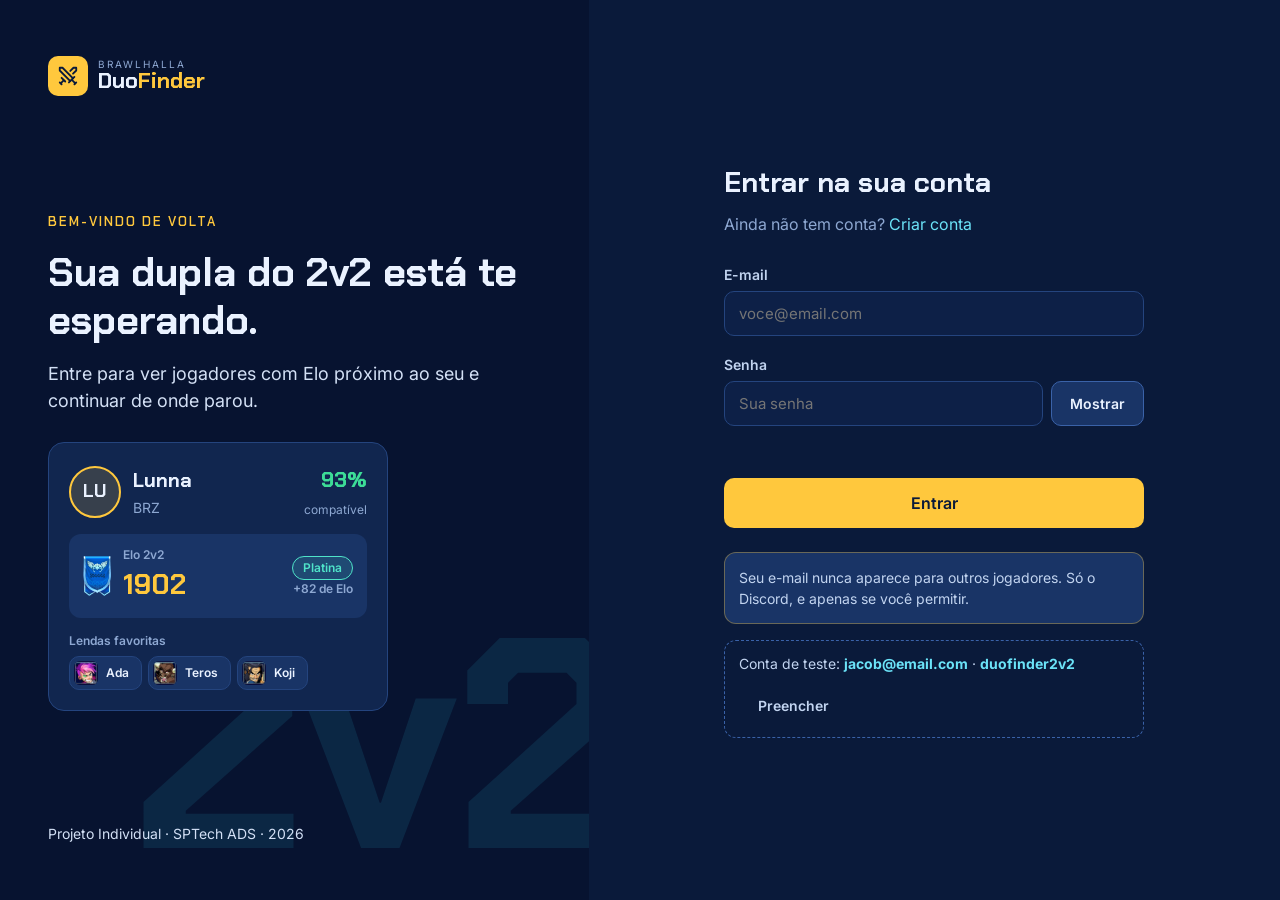
<file: DuoFinder/public/meu-perfil.html>
<!DOCTYPE html>
<html lang="pt-BR">

<head>
    <meta charset="UTF-8">
    <meta name="viewport" content="width=device-width, initial-scale=1.0">
    <title>Meu perfil | DuoFinder</title>
    <link rel="icon" href="assets/icon/logo.svg">
    <link rel="preconnect" href="https://fonts.googleapis.com">
    <link rel="stylesheet" href="https://fonts.googleapis.com/css2?family=Chakra+Petch:wght@600;700&family=Inter:wght@400;600;700&display=swap">
    <link rel="stylesheet" href="css/meu-perfil.css">
    <link rel="stylesheet" href="css/animacoes.css">
</head>

<body>
    <header class="topo">
        <div class="container">
            <a class="logo" href="index.html">
                <span class="logo-icone">
                    <svg class="icone" viewBox="0 0 24 24">
                        <polyline points="14.5 17.5 3 6 3 3 6 3 17.5 14.5" /><line x1="13" x2="19" y1="19" y2="13" /><line x1="16" x2="20" y1="16" y2="20" /><line x1="19" x2="21" y1="21" y2="19" />
                        <polyline points="14.5 6.5 18 3 21 3 21 6 17.5 9.5" /><line x1="5" x2="9" y1="14" y2="18" /><line x1="7" x2="4" y1="17" y2="20" /><line x1="3" x2="5" y1="19" y2="21" />
                    </svg>
                </span>
                <span class="logo-texto"><small>BRAWLHALLA</small><b>Duo<em>Finder</em></b></span>
            </a>
            <nav class="menu">
                <a href="buscar.html">Buscar dupla</a>
                <a href="dashboard.html">Dashboard</a>
                <a href="meu-perfil.html" class="ativo">Meu perfil</a>
            </nav>
            <div class="acoes-topo">
                <span class="usuario-logado" id="span_usuario"></span>
                <button class="botao botao-simples" onclick="sair()">Sair</button>
            </div>
        </div>
    </header>

    <main class="container">
        <div class="titulo-pagina">
            <h1>Meu perfil</h1>
            <p class="texto-apagado">Mantenha seu Elo atualizado para receber sugestões de dupla mais precisas.</p>
        </div>

        <div class="meu-perfil">
            <!-- oninput: qualquer mudança nos campos atualiza a pré-visualização -->
            <div class="card formulario-grande" oninput="atualizarPrevia()">
                <h2>Dados do jogador</h2>
                <div class="duas-colunas">
                    <div class="campo">
                        <label for="ipt_nick">Nickname no jogo</label>
                        <input type="text" id="ipt_nick" maxlength="16">
                    </div>
                    <div class="campo">
                        <label for="ipt_email">E-mail</label>
                        <input type="email" id="ipt_email" maxlength="50">
                    </div>
                </div>
                <div class="duas-colunas">
                    <div class="campo">
                        <label for="ipt_elo">Elo atual no 2v2</label>
                        <input type="number" id="ipt_elo">
                        <span class="ajuda">Divisão: <span id="span_divisao"></span></span>
                    </div>
                    <div class="campo">
                        <label for="slc_regiao">Região</label>
                        <select id="slc_regiao">
                            <option value="BRZ">Brasil (BRZ)</option>
                            <option value="US-E">EUA Leste (US-E)</option>
                            <option value="EU">Europa (EU)</option>
                            <option value="SA">África do Sul (SA)</option>
                        </select>
                    </div>
                </div>

                <span class="titulo-campo">Lendas favoritas (até 3)</span>
                <span class="contador" id="span_contador"></span>
                <input type="text" class="busca-lendas" id="ipt_busca_lenda" placeholder="Buscar Lenda pelo nome..." oninput="montarLendas()">
                <div class="lista-lendas" id="div_lendas"></div>

                <hr>
                <h2>Contato e preferências</h2>
                <div class="duas-colunas">
                    <div class="campo">
                        <label for="ipt_discord">Discord</label>
                        <input type="text" id="ipt_discord" maxlength="40" placeholder="seu.usuario">
                    </div>
                    <div class="campo">
                        <label for="slc_horario">Horário em que costuma jogar</label>
                        <select id="slc_horario">
                            <option>Manhã</option>
                            <option>Tarde</option>
                            <option>Noite</option>
                            <option>Madrugada</option>
                        </select>
                    </div>
                </div>
                <label class="opcao" id="label_mostrar_discord"></label>
                <div class="campo">
                    <label for="txt_bio">Sobre você (opcional)</label>
                    <textarea id="txt_bio" maxlength="200" placeholder="Seu estilo de jogo, seu objetivo na temporada..."></textarea>
                </div>

                <div class="mensagem" id="div_mensagem"></div>
                <div class="final-formulario">
                    <button class="botao botao-simples" onclick="carregarDados()">Descartar alterações</button>
                    <button class="botao botao-principal botao-grande" onclick="salvar()">Salvar alterações</button>
                </div>

                <hr>
                <div class="zona-perigo">
                    <div>
                        <b>Excluir conta</b>
                        <p class="texto-apagado">Apaga seu perfil e você some da busca. Não dá para desfazer.</p>
                    </div>
                    <button class="botao botao-perigo" onclick="excluirConta()">Excluir minha conta</button>
                </div>
            </div>

            <aside class="previa">
                <span class="sobretitulo">Pré-visualização</span>
                <p>É assim que outros jogadores veem seu card na busca. Muda enquanto você edita.</p>
                <div class="card-jogador">
                    <div class="card-topo">
                        <div class="avatar" id="div_previa_avatar"></div>
                        <div class="card-nome">
                            <h3 id="h3_previa_nick"></h3>
                            <span id="span_previa_regiao"></span>
                        </div>
                        <div class="card-compat"><b>Você</b><span>seu card</span></div>
                    </div>
                    <div class="card-elo">
                        <span id="span_previa_emblema"></span>
                        <div><small>Elo 2v2</small><b id="b_previa_elo"></b></div>
                        <div class="direita"><span id="span_previa_divisao"></span></div>
                    </div>
                    <div>
                        <span class="rotulo">Lendas favoritas</span>
                        <div class="lendas" id="div_previa_lendas"></div>
                    </div>
                    <span class="rotulo" id="span_previa_discord"></span>
                </div>
            </aside>
        </div>
    </main>

    <footer class="rodape">
        <div class="container">
            <b>DuoFinder</b> · Projeto Individual · SPTech · Análise e Desenvolvimento de Sistemas · 2026
        </div>
    </footer>

    <script src="js/lendas.js"></script>
    <script src="js/duofinder.js"></script>

    <script>
        let lendas = [];
        let lendaClicada = '';
        let mostrarDiscord = true;

        // Mesmo jeito do cadastro: desenha as Lendas que combinam com a busca
        // e deixa marcadas as que estão no vetor lendas
        function montarLendas() {
            let texto = ipt_busca_lenda.value.toLowerCase();
            div_lendas.innerHTML = '';

            for (let i = 0; i < todasLendas.length; i++) {
                let nome = todasLendas[i].nome;
                let marcada = '';

                if (lendas.includes(nome)) {
                    marcada = 'checked';
                }

                if (nome.toLowerCase().includes(texto)) {
                    div_lendas.innerHTML += `
                        <label>
                            <input type="checkbox" ${marcada} onchange="lendaClicada = todasLendas[${i}].nome; marcarLenda()">
                            <span><img class="icone-lenda" src="${todasLendas[i].imagem}" alt="${nome}">${nome}</span>
                        </label>
                    `;
                }
            }
        }

        function marcarLenda() {
            let novaLista = [];
            let estavaNaLista = false;

            for (let i = 0; i < lendas.length; i++) {
                if (lendas[i] == lendaClicada) {
                    estavaNaLista = true;
                } else {
                    novaLista.push(lendas[i]);
                }
            }

            if (estavaNaLista == false && lendas.length == 3) {
                montarLendas();
                span_contador.innerHTML = '3 de 3 escolhidas · Desmarque uma Lenda para trocar';
            } else {
                if (estavaNaLista == false) {
                    novaLista.push(lendaClicada);
                }

                lendas = novaLista;
                span_contador.innerHTML = `${lendas.length} de 3 escolhidas`;
            }

            atualizarPrevia();
        }

        function alternarDiscord() {
            mostrarDiscord = !mostrarDiscord;
            atualizarPrevia();
        }

        // Coloca nos campos os dados de quem está logado
        function carregarDados() {
            ipt_nick.value = localStorage.NICK_USUARIO;
            ipt_email.value = localStorage.EMAIL_USUARIO;
            ipt_elo.value = localStorage.ELO_USUARIO;
            slc_regiao.value = localStorage.REGIAO_USUARIO;
            ipt_discord.value = localStorage.DISCORD_USUARIO;
            slc_horario.value = localStorage.HORARIO_USUARIO;
            txt_bio.value = localStorage.BIO_USUARIO;

            // Desenha a caixinha "Mostrar meu Discord" já marcada ou desmarcada, igual ao que está salvo
            let marcada = '';
            mostrarDiscord = false;

            if (localStorage.MOSTRAR_DISCORD_USUARIO == 'sim') {
                marcada = 'checked';
                mostrarDiscord = true;
            }

            label_mostrar_discord.innerHTML = `<input type="checkbox" ${marcada} onchange="alternarDiscord()"> Mostrar meu Discord para outros jogadores`;

            lendas = localStorage.LENDAS_USUARIO.split(',');
            montarLendas();
            span_contador.innerHTML = `${lendas.length} de 3 escolhidas`;

            div_mensagem.innerHTML = '';
            atualizarPrevia();
        }

        // Atualiza o card da direita com o que está escrito nos campos
        function atualizarPrevia() {
            let nick = ipt_nick.value;
            let elo = Number(ipt_elo.value);
            let discord = ipt_discord.value;

            calcularDivisao(elo);

            div_previa_avatar.innerHTML = nick.substring(0, 2).toUpperCase();
            h3_previa_nick.innerHTML = nick;
            span_previa_regiao.innerHTML = slc_regiao.value;
            b_previa_elo.innerHTML = elo;
            span_previa_divisao.innerHTML = `<span class="divisao ${divisao.toLowerCase()}">${divisao}</span>`;
            span_previa_emblema.innerHTML = `<img class="emblema" src="assets/divisoes/${divisao.toLowerCase()}.png" alt="${divisao}">`;
            span_divisao.innerHTML = divisao;

            div_previa_lendas.innerHTML = '';

            for (let i = 0; i < lendas.length; i++) {
                procurarImagemLenda(lendas[i]);
                div_previa_lendas.innerHTML += `<span class="lenda"><img class="lenda-foto" src="${imagemLenda}" alt="${lendas[i]}">${lendas[i]}</span>`;
            }

            if (mostrarDiscord && discord != '') {
                span_previa_discord.innerHTML = `Discord visível: ${discord}`;
            } else {
                span_previa_discord.innerHTML = 'Discord escondido';
            }
        }

        function salvar() {
            let nick = ipt_nick.value;
            let email = ipt_email.value;
            let elo = Number(ipt_elo.value);
            let regiao = slc_regiao.value;
            let discord = ipt_discord.value;
            let horario = slc_horario.value;
            let bio = txt_bio.value;
            let mostrarDiscordTexto = 'nao';

            if (mostrarDiscord) {
                mostrarDiscordTexto = 'sim';
            }

            div_mensagem.className = 'mensagem erro';

            if (nick.length < 3) {
                div_mensagem.innerHTML = 'O nickname precisa ter pelo menos 3 caracteres.';
            } else if (email.includes('@') == false || email.includes('.') == false) {
                div_mensagem.innerHTML = 'Digite um e-mail válido.';
            } else if (elo < 200 || elo > 3000) {
                div_mensagem.innerHTML = 'Informe um Elo entre 200 e 3000.';
            } else if (lendas.length == 0) {
                div_mensagem.innerHTML = 'Escolha pelo menos 1 Lenda favorita.';
            } else {
                fetch(`/usuarios/editar/${localStorage.ID_USUARIO}`, {
                    method: "PUT",
                    headers: {
                        "Content-Type": "application/json"
                    },
                    body: JSON.stringify({
                        nickServer: nick,
                        emailServer: email,
                        eloServer: elo,
                        regiaoServer: regiao,
                        lendasServer: lendas.join(','),
                        discordServer: discord,
                        mostrarDiscordServer: mostrarDiscordTexto,
                        horarioServer: horario,
                        bioServer: bio
                    })
                }).then(function (resposta) {
                    if (resposta.ok) {
                        localStorage.NICK_USUARIO = nick;
                        localStorage.EMAIL_USUARIO = email;
                        localStorage.ELO_USUARIO = elo;
                        localStorage.REGIAO_USUARIO = regiao;
                        localStorage.LENDAS_USUARIO = lendas.join(',');
                        localStorage.DISCORD_USUARIO = discord;
                        localStorage.MOSTRAR_DISCORD_USUARIO = mostrarDiscordTexto;
                        localStorage.HORARIO_USUARIO = horario;
                        localStorage.BIO_USUARIO = bio;

                        span_usuario.innerHTML = nick;
                        div_mensagem.className = 'mensagem sucesso';
                        div_mensagem.innerHTML = 'Perfil salvo com sucesso!';
                    } else {
                        // Lê o erro que o banco mandou para mostrar a mensagem certa
                        resposta.text().then(function (erro) {
                            if (erro.includes('Duplicate')) {
                                div_mensagem.innerHTML = 'Esse e-mail já está sendo usado por outra conta.';
                            } else {
                                div_mensagem.innerHTML = 'Não foi possível salvar. Confira os dados e tente de novo.';
                            }
                        });
                    }
                }).catch(function () {
                    div_mensagem.innerHTML = 'Não foi possível conectar ao servidor.';
                });
            }
        }

        function excluirConta() {
            if (confirm('Tem certeza que quer excluir sua conta? Não dá para desfazer.')) {
                fetch(`/usuarios/deletar/${localStorage.ID_USUARIO}`, {
                    method: "DELETE"
                }).then(function (resposta) {
                    if (resposta.ok) {
                        localStorage.clear();
                        alert('Sua conta foi excluída.');
                        window.location = 'index.html';
                    } else {
                        div_mensagem.className = 'mensagem erro';
                        div_mensagem.innerHTML = 'Não foi possível excluir a conta.';
                    }
                });
            }
        }

        // Só quem fez login pode ver esta página
        if (localStorage.NICK_USUARIO == undefined) {
            window.location = 'login.html';
        } else {
            span_usuario.innerHTML = localStorage.NICK_USUARIO;
            carregarDados();
        }
    </script>
</body>

</html>
</file>
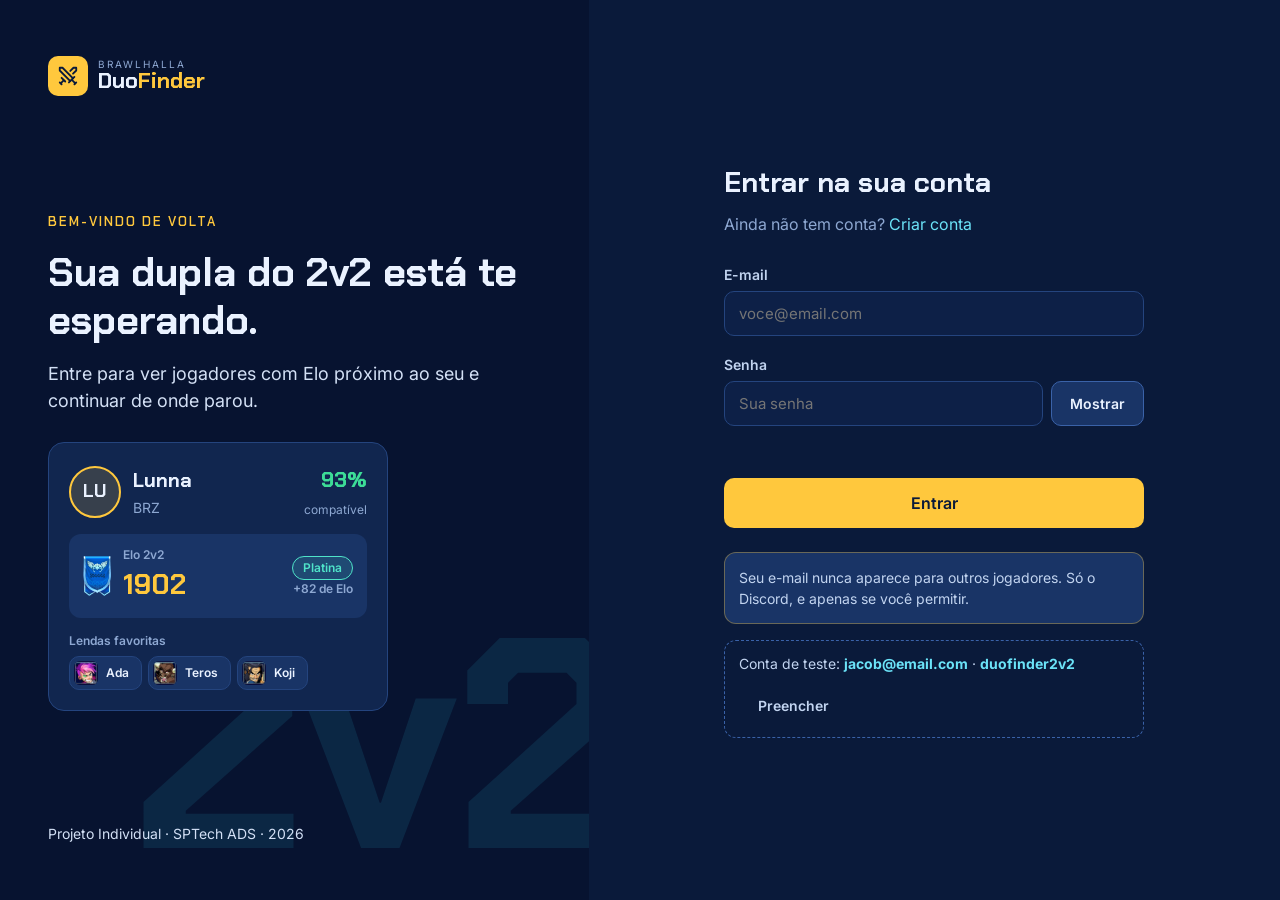
<file: DuoFinder/public/perfil.html>
<!DOCTYPE html>
<html lang="pt-BR">

<head>
    <meta charset="UTF-8">
    <meta name="viewport" content="width=device-width, initial-scale=1.0">
    <title>Perfil do jogador | DuoFinder</title>
    <link rel="icon" href="assets/icon/logo.svg">
    <link rel="preconnect" href="https://fonts.googleapis.com">
    <link rel="stylesheet" href="https://fonts.googleapis.com/css2?family=Chakra+Petch:wght@600;700&family=Inter:wght@400;600;700&display=swap">
    <link rel="stylesheet" href="css/perfil.css">
    <link rel="stylesheet" href="css/animacoes.css">
</head>

<body>
    <header class="topo">
        <div class="container">
            <a class="logo" href="index.html">
                <span class="logo-icone">
                    <svg class="icone" viewBox="0 0 24 24">
                        <polyline points="14.5 17.5 3 6 3 3 6 3 17.5 14.5" /><line x1="13" x2="19" y1="19" y2="13" /><line x1="16" x2="20" y1="16" y2="20" /><line x1="19" x2="21" y1="21" y2="19" />
                        <polyline points="14.5 6.5 18 3 21 3 21 6 17.5 9.5" /><line x1="5" x2="9" y1="14" y2="18" /><line x1="7" x2="4" y1="17" y2="20" /><line x1="3" x2="5" y1="19" y2="21" />
                    </svg>
                </span>
                <span class="logo-texto"><small>BRAWLHALLA</small><b>Duo<em>Finder</em></b></span>
            </a>
            <nav class="menu">
                <a href="buscar.html">Buscar dupla</a>
                <a href="dashboard.html">Dashboard</a>
                <a href="meu-perfil.html">Meu perfil</a>
            </nav>
            <div class="acoes-topo">
                <span class="usuario-logado" id="span_usuario"></span>
                <button class="botao botao-simples" onclick="sair()">Sair</button>
            </div>
        </div>
    </header>

    <main class="container">
        <a class="voltar" href="buscar.html">← Voltar para a busca</a>

        <div class="vazio" id="div_nao_encontrado" style="display: none;">
            Jogador não encontrado. <a href="buscar.html">Voltar para a busca</a>
        </div>

        <div id="div_perfil">
            <div class="card perfil-topo">
                <div class="avatar avatar-grande" id="div_avatar"></div>
                <div class="perfil-info">
                    <h1 id="h1_nick"></h1>
                    <span id="span_divisao"></span>
                    <p class="perfil-detalhes" id="p_detalhes"></p>
                    <p id="p_bio"></p>
                </div>
                <div class="perfil-compat">
                    <b id="b_compat"></b>
                    <span class="texto-apagado">de compatibilidade com você</span><br>
                    <button class="botao botao-discord botao-grande" id="btn_discord" onclick="abrirDiscord()">Chamar no Discord</button>
                </div>
            </div>

            <div class="perfil-colunas">
                <div class="card">
                    <h2>Informações competitivas</h2>
                    <div class="quadros">
                        <div class="quadro"><span class="rotulo">Elo atual (2v2)</span><b class="elo" id="b_elo"></b></div>
                        <div class="quadro"><span class="rotulo">Divisão</span><b id="b_divisao"></b></div>
                        <div class="quadro"><span class="rotulo">Região</span><b id="b_regiao"></b></div>
                        <div class="quadro"><span class="rotulo">Horário</span><b id="b_horario"></b></div>
                    </div>
                </div>
                <div class="card">
                    <h2>Comparação com você</h2>
                    <ul class="criterios" id="ul_criterios"></ul>
                </div>
            </div>

            <div class="card perfil-lendas">
                <h2>Lendas favoritas</h2>
                <div class="lendas" id="div_lendas"></div>
            </div>
        </div>
    </main>

    <div class="modal" id="div_modal">
        <div class="modal-caixa">
            <h2 id="h2_discord">Chamar no Discord</h2>
            <p class="texto-apagado">Adicione como amigo e combinem a dupla.</p>
            <div class="discord-usuario">
                <div>
                    <span class="rotulo">Usuário do Discord</span>
                    <b id="b_discord"></b>
                </div>
            </div>
            <ol>
                <li>Abra o Discord e vá em "Adicionar amigo"</li>
                <li>Cole o usuário e envie o pedido de amizade</li>
                <li>Combinem o horário e partam para o 2v2 ranqueado</li>
            </ol>
            <div class="aviso">O DuoFinder não tem chat próprio: a conversa acontece no Discord.</div>
            <div class="modal-botoes">
                <button class="botao botao-simples botao-grande" onclick="fecharDiscord()">Fechar</button>
                <a class="botao botao-discord botao-grande" href="https://discord.com/app" target="_blank">Abrir Discord</a>
            </div>
        </div>
    </div>

    <footer class="rodape">
        <div class="container">
            <b>DuoFinder</b> · Projeto Individual · SPTech · Análise e Desenvolvimento de Sistemas · 2026
        </div>
    </footer>

    <script src="js/lendas.js"></script>
    <script src="js/duofinder.js"></script>

    <script>
        let jogadores = [];

        let meuId = localStorage.ID_USUARIO;
        let meuNick = localStorage.NICK_USUARIO;
        let meuElo = Number(localStorage.ELO_USUARIO);
        let minhaRegiao = localStorage.REGIAO_USUARIO;
        let meuHorario = localStorage.HORARIO_USUARIO;
        let minhasLendas = localStorage.LENDAS_USUARIO;


        // Jogador que esta página vai mostrar
        let jogador = null;

        function carregarJogadores() {
            fetch(`/usuarios/listar/${meuId}`).then(function (resposta) {
                if (resposta.ok) {
                    resposta.json().then(function (lista) {
                        // No banco as Lendas vêm como texto ('Hattori,Orion,Kor').
                        // O split transforma em vetor: ['Hattori', 'Orion', 'Kor']
                        for (let i = 0; i < lista.length; i++) {
                            lista[i].lendas = lista[i].lendas.split(',');
                        }

                        jogadores = lista;
                        mostrarPerfil();
                    });
                } else {
                    mostrarErro('Não foi possível carregar o perfil.');
                }
            }).catch(function () {
                mostrarErro('Não foi possível conectar ao servidor.');
            });
        }

        // Esconde o perfil e mostra a mensagem no lugar do "Jogador não encontrado"
        function mostrarErro(mensagem) {
            div_perfil.style.display = 'none';
            div_nao_encontrado.style.display = 'block';
            div_nao_encontrado.innerHTML = `${mensagem} <a href="buscar.html">Voltar para a busca</a>`;
        }

        function mostrarPerfil() {
            let idEscolhido = Number(localStorage.PERFIL_ID);

            for (let i = 0; i < jogadores.length; i++) {
                if (jogadores[i].id == idEscolhido) {
                    jogador = jogadores[i];
                }
            }

            if (jogador == null) {
                div_perfil.style.display = 'none';
                div_nao_encontrado.style.display = 'block';
            } else {
                calcularDivisao(jogador.elo);
                calcularCompatibilidade(jogador);

                document.title = `${jogador.nick} | DuoFinder`;
                div_avatar.innerHTML = jogador.nick.substring(0, 2).toUpperCase();
                h1_nick.innerHTML = jogador.nick;
                span_divisao.innerHTML = `<img class="emblema" src="assets/divisoes/${divisao.toLowerCase()}.png" alt="${divisao}"><span class="divisao ${divisao.toLowerCase()}">${divisao}</span>`;
                p_detalhes.innerHTML = `Região ${jogador.regiao} · Joga de ${jogador.horario.toLowerCase()}`;
                p_bio.innerHTML = jogador.bio;
                b_compat.innerHTML = `${jogador.compatibilidade}%`;

                b_elo.innerHTML = jogador.elo;
                b_divisao.innerHTML = `<img class="emblema-pequeno" src="assets/divisoes/${divisao.toLowerCase()}.png" alt="">${divisao}`;
                b_regiao.innerHTML = jogador.regiao;
                b_horario.innerHTML = jogador.horario;

                if (jogador.discord == '') {
                    btn_discord.disabled = true;
                    btn_discord.innerHTML = 'Sem Discord informado';
                }

                // A primeira Lenda é a main
                div_lendas.innerHTML = '';

                for (let i = 0; i < jogador.lendas.length; i++) {
                    let nomeLenda = jogador.lendas[i];
                    procurarImagemLenda(nomeLenda);
                    let foto = `<img class="lenda-foto" src="${imagemLenda}" alt="${nomeLenda}">`;

                    if (i == 0) {
                        div_lendas.innerHTML += `<span class="lenda lenda-main">${foto}${nomeLenda} · Main</span>`;
                    } else {
                        div_lendas.innerHTML += `<span class="lenda">${foto}${nomeLenda}</span>`;
                    }
                }

                mostrarComparacao();
            }
        }

        // Lista o que combina (✔) e o que não combina (✖) entre você e o jogador
        function mostrarComparacao() {
            ul_criterios.innerHTML = '';

            let diferenca = jogador.elo - meuElo;
            let textoDiferenca = diferenca;

            if (diferenca > 0) {
                textoDiferenca = `+${diferenca}`;
            }

            let distancia = diferenca;

            if (distancia < 0) {
                distancia = distancia * -1;
            }

            if (distancia <= 150) {
                ul_criterios.innerHTML += `<li><span class="sim">✔</span> Diferença de ${textoDiferenca} de Elo (você tem ${meuElo})</li>`;
            } else {
                ul_criterios.innerHTML += `<li><span class="nao">✖</span> Diferença de ${textoDiferenca} de Elo, mais de 150 (você tem ${meuElo})</li>`;
            }

            if (jogador.regiao == minhaRegiao) {
                ul_criterios.innerHTML += `<li><span class="sim">✔</span> Mesma região: ${jogador.regiao}</li>`;
            } else {
                ul_criterios.innerHTML += `<li><span class="nao">✖</span> Região diferente: ${jogador.regiao}</li>`;
            }

            let lendasEmComum = [];

            for (let i = 0; i < jogador.lendas.length; i++) {
                if (minhasLendas.includes(jogador.lendas[i])) {
                    lendasEmComum.push(jogador.lendas[i]);
                }
            }

            if (lendasEmComum.length > 0) {
                ul_criterios.innerHTML += `<li><span class="sim">✔</span> Lendas em comum: ${lendasEmComum.join(', ')}</li>`;
            } else {
                ul_criterios.innerHTML += `<li><span class="nao">✖</span> Nenhuma Lenda em comum</li>`;
            }

            if (jogador.horario == meuHorario) {
                ul_criterios.innerHTML += `<li><span class="sim">✔</span> Mesmo horário: joga de ${jogador.horario.toLowerCase()}</li>`;
            } else {
                ul_criterios.innerHTML += `<li><span class="nao">✖</span> Horário diferente: joga de ${jogador.horario.toLowerCase()}</li>`;
            }
        }

        function abrirDiscord() {
            h2_discord.innerHTML = `Chamar ${jogador.nick} no Discord`;
            b_discord.innerHTML = jogador.discord;
            div_modal.style.display = 'flex';
        }

        function fecharDiscord() {
            div_modal.style.display = 'none';
        }

        // Só quem fez login pode ver esta página
        if (meuNick == undefined) {
            window.location = 'login.html';
        } else {
            span_usuario.innerHTML = meuNick;
            carregarJogadores();
        }
    </script>
</body>

</html>
</file>
<file: DuoFinder/public/css/buscar.css>
* {
    box-sizing: border-box;
}

body {
    margin: 0;
    background-color: #0A1A3A;
    color: #EAF2FF;
    font-family: 'Inter', Arial, sans-serif;
    font-size: 16px;
    line-height: 1.5;
}

h1, h2, h3 {
    margin: 0;
    font-family: 'Chakra Petch', Arial, sans-serif;
}

p {
    margin: 0;
}

a {
    color: #6BE3F8;
    text-decoration: none;
}

a:hover {
    text-decoration: underline;
}

.container {
    max-width: 1200px;
    margin: 0 auto;
    padding: 0 24px;
}

.texto-apagado {
    color: #8EA8D2;
}

.topo {
    position: sticky;
    top: 0;
    z-index: 10;
    background-color: #11264F;
    border-bottom: 1px solid #24447E;
}

.topo .container {
    display: flex;
    flex-wrap: wrap;
    align-items: center;
    justify-content: space-between;
    gap: 16px;
    padding-top: 14px;
    padding-bottom: 14px;
}

.logo {
    display: flex;
    align-items: center;
    gap: 10px;
    color: #EAF2FF;
}

.logo:hover {
    text-decoration: none;
}

.icone {
    width: 22px;
    height: 22px;
    fill: none;
    stroke: currentColor;
    stroke-width: 2;
    stroke-linecap: round;
    stroke-linejoin: round;
}

.logo-icone {
    width: 40px;
    height: 40px;
    border-radius: 10px;
    background-color: #FFC83D;
    color: #0A1A3A;
    display: flex;
    align-items: center;
    justify-content: center;
    transition: transform 0.2s;
}

.logo:hover .logo-icone {
    transform: rotate(-8deg);
}

.logo-texto small {
    display: block;
    font-size: 10px;
    letter-spacing: 2px;
    color: #8EA8D2;
    line-height: 1;
}

.logo-texto b {
    font-family: 'Chakra Petch', Arial, sans-serif;
    font-size: 22px;
    line-height: 1.1;
}

.logo-texto em {
    font-style: normal;
    color: #FFC83D;
}

.menu {
    display: flex;
    flex-wrap: wrap;
    gap: 4px;
}

.menu a {
    padding: 8px 14px;
    border-radius: 8px;
    color: #C2D4F0;
    font-size: 14px;
    font-weight: 600;
    transition: background-color 0.2s, color 0.2s;
}

.menu a:hover {
    background-color: #193466;
    color: #EAF2FF;
    text-decoration: none;
}

.menu a.ativo {
    background-color: rgba(56, 217, 245, 0.16);
    color: #6BE3F8;
}

.acoes-topo {
    display: flex;
    align-items: center;
    gap: 12px;
}

.usuario-logado {
    font-size: 14px;
    font-weight: 600;
    color: #C2D4F0;
}

.botao {
    display: inline-block;
    padding: 10px 18px;
    border: 1px solid transparent;
    border-radius: 10px;
    font-family: 'Inter', Arial, sans-serif;
    font-size: 14px;
    font-weight: 600;
    text-align: center;
    cursor: pointer;
    transition: all 0.2s;
}

.botao:hover {
    transform: translateY(-2px);
    text-decoration: none;
}

.botao:active {
    transform: scale(0.97);
}

.botao-secundario {
    background-color: #193466;
    color: #EAF2FF;
    border-color: #3A62A8;
}

.botao-secundario:hover {
    border-color: #38D9F5;
    background-color: #21407A;
}

.botao-simples {
    background-color: transparent;
    color: #C2D4F0;
}

.botao-simples:hover {
    background-color: #193466;
    color: #EAF2FF;
}

.botao-discord {
    background-color: #5865F2;
    color: #FFFFFF;
}

.botao-discord:hover {
    background-color: #6D78F5;
    box-shadow: 0 8px 20px rgba(88, 101, 242, 0.35);
}

.botao-grande {
    padding: 14px 24px;
    font-size: 16px;
}

.botao-inteiro {
    width: 100%;
}

.botao:disabled {
    opacity: 0.5;
    cursor: not-allowed;
    transform: none;
    box-shadow: none;
}

.campo {
    display: flex;
    flex-direction: column;
    gap: 6px;
    margin-bottom: 18px;
}

.campo label {
    font-size: 14px;
    font-weight: 600;
    color: #C2D4F0;
}

.campo input,
.campo select,
.campo textarea {
    width: 100%;
    padding: 12px 14px;
    border: 1px solid #24447E;
    border-radius: 10px;
    background-color: #0D2047;
    color: #EAF2FF;
    font-family: 'Inter', Arial, sans-serif;
    font-size: 15px;
    transition: border-color 0.2s;
}

.campo input:focus,
.campo select:focus,
.campo textarea:focus {
    outline: none;
    border-color: #38D9F5;
}

.campo textarea {
    height: 100px;
    resize: vertical;
}

.opcao {
    display: flex;
    align-items: center;
    gap: 10px;
    margin-bottom: 18px;
    font-size: 14px;
    color: #C2D4F0;
    cursor: pointer;
}

.opcao input {
    width: 18px;
    height: 18px;
    accent-color: #38D9F5;
    cursor: pointer;
}

.aviso {
    padding: 14px;
    border: 1px solid rgba(255, 200, 61, 0.35);
    border-radius: 12px;
    background-color: #193466;
    font-size: 14px;
    color: #C2D4F0;
}

.card {
    background-color: #11264F;
    border: 1px solid #24447E;
    border-radius: 20px;
    padding: 28px;
}

.avatar {
    width: 52px;
    height: 52px;
    border: 2px solid #FFC83D;
    border-radius: 50%;
    background-color: rgba(255, 200, 61, 0.16);
    font-family: 'Chakra Petch', Arial, sans-serif;
    font-weight: 700;
    font-size: 18px;
    display: flex;
    align-items: center;
    justify-content: center;
    flex-shrink: 0;
}

.divisao {
    display: inline-block;
    padding: 2px 10px;
    border: 1px solid;
    border-radius: 20px;
    font-size: 12px;
    font-weight: 600;
}

.tin { color: #AAB4C8; background-color: rgba(170, 180, 200, 0.14); }

.bronze { color: #E8A06A; background-color: rgba(232, 160, 106, 0.14); }

.prata { color: #D4DEEC; background-color: rgba(212, 222, 236, 0.12); }

.ouro { color: #FFC83D; background-color: rgba(255, 200, 61, 0.14); }

.platina { color: #4FE3C9; background-color: rgba(79, 227, 201, 0.12); }

.diamante { color: #B4BEFF; background-color: rgba(180, 190, 255, 0.14); }

.lenda {
    display: inline-flex;
    align-items: center;
    gap: 8px;
    padding: 3px 12px 3px 3px;
    border: 1px solid #24447E;
    border-radius: 10px;
    background-color: #193466;
    font-size: 12px;
    font-weight: 600;
}

.lenda-foto {
    width: 24px;
    height: 24px;
    border-radius: 6px;
    object-fit: cover;
    background-color: #0D2047;
}

.emblema {
    width: 30px;
    height: auto;
    flex-shrink: 0;
}

.grade {
    display: grid;
    grid-template-columns: 1fr 1fr;
    gap: 20px;
}

.card-jogador {
    min-width: 0;
    display: flex;
    flex-direction: column;
    gap: 14px;
    padding: 20px;
    border: 1px solid #24447E;
    border-radius: 16px;
    background-color: #11264F;
    color: #EAF2FF;
    transition: transform 0.2s, border-color 0.2s, box-shadow 0.2s;
}

.card-jogador:hover {
    transform: translateY(-4px);
    border-color: #38D9F5;
    box-shadow: 0 16px 36px rgba(0, 0, 0, 0.45);
}

.card-topo {
    display: flex;
    align-items: center;
    gap: 14px;
}

.card-nome {
    flex: 1;
    min-width: 0;
}

.card-nome h3 {
    font-size: 20px;
    line-height: 1.2;
}

.card-nome span {
    font-size: 13px;
    color: #8EA8D2;
}

.card-compat {
    text-align: right;
}

.card-compat b {
    display: block;
    font-family: 'Chakra Petch', Arial, sans-serif;
    font-size: 22px;
    line-height: 1.1;
    color: #3DDC97;
}

.card-compat span {
    font-size: 12px;
    color: #8EA8D2;
}

.barra-compat {
    height: 6px;
    border-radius: 3px;
    background-color: #193466;
}

.barra-compat div {
    height: 6px;
    border-radius: 3px;
    background-color: #3DDC97;
}

.card-elo {
    display: flex;
    align-items: center;
    gap: 12px;
    padding: 10px 14px;
    border-radius: 12px;
    background-color: #193466;
}

.card-elo small,
.rotulo {
    display: block;
    font-size: 12px;
    font-weight: 600;
    color: #8EA8D2;
}

.card-elo b {
    font-family: 'Chakra Petch', Arial, sans-serif;
    font-size: 24px;
    line-height: 1.1;
    color: #FFC83D;
}

.card-elo .direita {
    margin-left: auto;
    text-align: right;
}

.lendas {
    display: flex;
    flex-wrap: wrap;
    gap: 6px;
    margin-top: 6px;
}

.card-botoes {
    display: flex;
    gap: 10px;
    margin-top: auto;
}

.card-botoes .botao {
    flex: 1;
    padding: 10px 8px;
    font-size: 13px;
}

.rodape {
    padding: 32px 0;
    border-top: 1px solid #24447E;
    font-size: 14px;
    color: #8EA8D2;
}

.rodape p {
    margin-top: 12px;
}

.titulo-pagina {
    padding: 40px 0 28px;
}

.titulo-pagina h1 {
    font-size: 40px;
    margin-bottom: 6px;
}

.busca {
    display: flex;
    gap: 32px;
    align-items: flex-start;
    padding-bottom: 80px;
}

.filtros {
    width: 280px;
    flex-shrink: 0;
    position: sticky;
    top: 100px;
}

.filtros h2 {
    font-size: 20px;
    margin-bottom: 20px;
}

.campo .faixa {
    padding: 0;
    border: none;
    background-color: transparent;
    accent-color: #38D9F5;
    cursor: pointer;
}

.resultados {
    flex: 1;
}

.total {
    margin-bottom: 16px;
    color: #C2D4F0;
}

.vazio {
    padding: 48px 24px;
    border: 1px dashed #3A62A8;
    border-radius: 16px;
    text-align: center;
    color: #C2D4F0;
}

.modal {
    display: none;
    position: fixed;
    top: 0;
    left: 0;
    width: 100%;
    height: 100%;
    z-index: 20;
    align-items: center;
    justify-content: center;
    padding: 16px;
    background-color: rgba(4, 10, 26, 0.75);
}

.modal-caixa {
    width: 100%;
    max-width: 440px;
    padding: 28px;
    border: 1px solid #3A62A8;
    border-radius: 24px;
    background-color: #11264F;
}

.modal-caixa h2 {
    font-size: 22px;
}

.discord-usuario {
    display: flex;
    align-items: center;
    justify-content: space-between;
    gap: 12px;
    margin: 20px 0;
    padding: 14px 16px;
    border: 1px solid #24447E;
    border-radius: 12px;
    background-color: #0D2047;
}

.discord-usuario b {
    font-family: 'Chakra Petch', Arial, sans-serif;
    font-size: 22px;
}

.modal-caixa ol {
    padding-left: 20px;
    margin: 0 0 20px;
    color: #C2D4F0;
    font-size: 14px;
}

.modal-caixa ol li {
    margin-bottom: 8px;
}

.modal-botoes {
    display: flex;
    gap: 12px;
    margin-top: 20px;
}

.modal-botoes .botao {
    flex: 1;
}
</file>
<file: DuoFinder/public/css/animacoes.css>
/* Animações usadas em várias páginas.
   Cada página carrega este arquivo com <link>, depois do CSS da própria página,
   para estas regras valerem por cima das da página. */


/* ===== 1. Preenchimento da esquerda para a direita =====
   Vale para tudo que é botão de fundo escuro:
   - .botao-secundario e .botao-simples (Sair, Ver perfil, Limpar filtros, Mostrar...)
   - .menu a (links do menu do topo: Buscar dupla, Dashboard, Meu perfil...)
   Ao passar o mouse, a cor ciano entra pela esquerda e preenche até a direita.
   Ao tirar o mouse, ela volta para a esquerda. */

.botao-secundario,
.botao-simples,
.menu a {
    /* Uma "imagem" de fundo de uma cor só (ciano), sem repetir */
    background-image: linear-gradient(#38D9F5, #38D9F5);
    background-repeat: no-repeat;

    /* Começa com largura 0% (invisível) e altura 100% */
    background-size: 0% 100%;

    /* O que anima: a largura do fundo, a cor do texto, a borda e a subida do botão */
    transition: background-size 0.35s, color 0.35s, border-color 0.35s, transform 0.2s;
}

/* Mouse em cima: o fundo ciano vai de 0% até 100% da largura.
   :not(:disabled) = só se o botão NÃO estiver desativado (ex.: "Sem Discord") */
.botao-secundario:hover:not(:disabled),
.botao-simples:hover:not(:disabled),
.menu a:hover {
    background-size: 100% 100%;
    color: #0A1A3A;          /* texto escuro para dar para ler em cima do ciano */
    border-color: #38D9F5;
}


/* ===== 2. Borda que se desenha =====
   Para usar, o elemento recebe a classe "borda-animada" (ex.: cards do "Como funciona").
   Ao passar o mouse, uma linha ciano percorre o topo e desce pela direita,
   e outra percorre a base e sobe pela esquerda, até fechar o contorno. */

.borda-animada {
    position: relative; /* as linhas (::before e ::after) se posicionam em relação ao elemento */
}

/* As duas linhas: começam com tamanho 0, ou seja, invisíveis */
.borda-animada::before,
.borda-animada::after {
    content: '';
    position: absolute;
    /* O "* { box-sizing: border-box }" do CSS da página não vale para ::before e ::after.
       Sem esta linha, a borda de 1px soma no tamanho e as linhas não se encontram nos cantos. */
    box-sizing: border-box;
    width: 0;
    height: 0;
    border: 1px solid transparent;
    border-radius: inherit; /* usa o mesmo arredondamento do elemento */
    /* Ao tirar o mouse: a cor some aos poucos e só depois o tamanho volta a 0 */
    transition: border-color 0.3s, width 0s 0.3s, height 0s 0.3s;
}

/* Linha 1: nasce no canto de cima, à esquerda
   (-1px para ficar em cima da borda que o elemento já tem) */
.borda-animada::before {
    top: -1px;
    left: -1px;
}

/* Linha 2: nasce no canto de baixo, à direita */
.borda-animada::after {
    bottom: -1px;
    right: -1px;
}

/* Mouse em cima: as linhas crescem até cobrir o elemento inteiro.
   100% + 2px = o tamanho do elemento mais a borda de 1px de cada lado */
.borda-animada:hover::before {
    width: calc(100% + 2px);
    height: calc(100% + 2px);
    border-top-color: #38D9F5;
    border-right-color: #38D9F5;
    /* primeiro a largura (anda pelo topo), depois a altura (desce pela direita) */
    transition: width 0.3s, height 0.3s 0.3s;
}

.borda-animada:hover::after {
    width: calc(100% + 2px);
    height: calc(100% + 2px);
    border-bottom-color: #38D9F5;
    border-left-color: #38D9F5;
    /* primeiro a largura (anda pela base), depois a altura (sobe pela esquerda) */
    transition: width 0.3s, height 0.3s 0.3s;
}

/* Os cards do "Como funciona" já deixavam a borda inteira ciano no hover.
   Aqui ela continua azul, para o ciano vir só da linha que se desenha. */
.passo.borda-animada:hover {
    border-color: #24447E;
}
</file>
<file: DuoFinder/public/css/cadastro.css>
* {
    box-sizing: border-box;
}

body {
    margin: 0;
    background-color: #0A1A3A;
    color: #EAF2FF;
    font-family: 'Inter', Arial, sans-serif;
    font-size: 16px;
    line-height: 1.5;
}

h1, h2, h3 {
    margin: 0;
    font-family: 'Chakra Petch', Arial, sans-serif;
}

p {
    margin: 0;
}

a {
    color: #6BE3F8;
    text-decoration: none;
}

a:hover {
    text-decoration: underline;
}

.container {
    max-width: 1200px;
    margin: 0 auto;
    padding: 0 24px;
}

.texto-apagado {
    color: #8EA8D2;
}

.sobretitulo {
    font-family: 'Chakra Petch', Arial, sans-serif;
    font-size: 13px;
    font-weight: 600;
    letter-spacing: 2px;
    text-transform: uppercase;
    color: #6BE3F8;
}

.topo {
    position: sticky;
    top: 0;
    z-index: 10;
    background-color: #11264F;
    border-bottom: 1px solid #24447E;
}

.topo .container {
    display: flex;
    flex-wrap: wrap;
    align-items: center;
    justify-content: space-between;
    gap: 16px;
    padding-top: 14px;
    padding-bottom: 14px;
}

.logo {
    display: flex;
    align-items: center;
    gap: 10px;
    color: #EAF2FF;
}

.logo:hover {
    text-decoration: none;
}

.icone {
    width: 22px;
    height: 22px;
    fill: none;
    stroke: currentColor;
    stroke-width: 2;
    stroke-linecap: round;
    stroke-linejoin: round;
}

.logo-icone {
    width: 40px;
    height: 40px;
    border-radius: 10px;
    background-color: #FFC83D;
    color: #0A1A3A;
    display: flex;
    align-items: center;
    justify-content: center;
    transition: transform 0.2s;
}

.logo:hover .logo-icone {
    transform: rotate(-8deg);
}

.logo-texto small {
    display: block;
    font-size: 10px;
    letter-spacing: 2px;
    color: #8EA8D2;
    line-height: 1;
}

.logo-texto b {
    font-family: 'Chakra Petch', Arial, sans-serif;
    font-size: 22px;
    line-height: 1.1;
}

.logo-texto em {
    font-style: normal;
    color: #FFC83D;
}

.acoes-topo {
    display: flex;
    align-items: center;
    gap: 12px;
}

.botao {
    display: inline-block;
    padding: 10px 18px;
    border: 1px solid transparent;
    border-radius: 10px;
    font-family: 'Inter', Arial, sans-serif;
    font-size: 14px;
    font-weight: 600;
    text-align: center;
    cursor: pointer;
    transition: all 0.2s;
}

.botao:hover {
    transform: translateY(-2px);
    text-decoration: none;
}

.botao:active {
    transform: scale(0.97);
}

.botao-principal {
    background-color: #FFC83D;
    color: #0A1A3A;
}

.botao-principal:hover {
    background-color: #FFD466;
    box-shadow: 0 8px 20px rgba(255, 200, 61, 0.3);
}

.botao-simples {
    background-color: transparent;
    color: #C2D4F0;
}

.botao-simples:hover {
    background-color: #193466;
    color: #EAF2FF;
}

.botao-grande {
    padding: 14px 24px;
    font-size: 16px;
}

.botao:disabled {
    opacity: 0.5;
    cursor: not-allowed;
    transform: none;
    box-shadow: none;
}

.campo {
    display: flex;
    flex-direction: column;
    gap: 6px;
    margin-bottom: 18px;
}

.campo label,
.titulo-campo {
    font-size: 14px;
    font-weight: 600;
    color: #C2D4F0;
}

.campo input,
.campo select,
.campo textarea {
    width: 100%;
    padding: 12px 14px;
    border: 1px solid #24447E;
    border-radius: 10px;
    background-color: #0D2047;
    color: #EAF2FF;
    font-family: 'Inter', Arial, sans-serif;
    font-size: 15px;
    transition: border-color 0.2s;
}

.campo input:focus,
.campo select:focus,
.campo textarea:focus {
    outline: none;
    border-color: #38D9F5;
}

.campo textarea {
    height: 100px;
    resize: vertical;
}

.ajuda {
    font-size: 13px;
    color: #8EA8D2;
}

.duas-colunas {
    display: flex;
    gap: 20px;
}

.duas-colunas .campo {
    flex: 1;
}

.opcao {
    display: flex;
    align-items: center;
    gap: 10px;
    margin-bottom: 18px;
    font-size: 14px;
    color: #C2D4F0;
    cursor: pointer;
}

.opcao input {
    width: 18px;
    height: 18px;
    accent-color: #38D9F5;
    cursor: pointer;
}

.busca-lendas {
    width: 100%;
    margin-top: 10px;
    padding: 10px 14px;
    border: 1px solid #24447E;
    border-radius: 10px;
    background-color: #0D2047;
    color: #EAF2FF;
    font-family: 'Inter', Arial, sans-serif;
    font-size: 14px;
    transition: border-color 0.2s;
}

.busca-lendas:focus {
    outline: none;
    border-color: #38D9F5;
}

.lista-lendas {
    display: grid;
    grid-template-columns: 1fr 1fr 1fr 1fr;
    align-content: start;
    gap: 10px;
    margin: 10px 0 18px;
    max-height: 340px;
    overflow-y: auto;
    padding: 6px 8px 6px 4px;
    border: 1px solid #24447E;
    border-radius: 12px;
    background-color: #0D2047;
    scrollbar-width: thin;
    scrollbar-color: #3A62A8 transparent;
}

.lista-lendas::-webkit-scrollbar {
    width: 8px;
}

.lista-lendas::-webkit-scrollbar-thumb {
    background-color: #3A62A8;
    border-radius: 8px;
}

.icone-lenda {
    width: 36px;
    height: 36px;
    border-radius: 8px;
    object-fit: cover;
    flex-shrink: 0;
    background-color: #0D2047;
}

.lista-lendas input {
    display: none;
}

.lista-lendas span {
    display: flex;
    align-items: center;
    gap: 10px;
    padding: 8px 12px 8px 8px;
    border: 1px solid #24447E;
    border-radius: 12px;
    background-color: #11264F;
    color: #C2D4F0;
    font-size: 14px;
    font-weight: 600;
    cursor: pointer;
    transition: all 0.2s;
}

.lista-lendas span:hover {
    border-color: #3A62A8;
    color: #EAF2FF;
    transform: translateY(-2px);
}

.lista-lendas input:checked + span {
    border-color: #38D9F5;
    background-color: rgba(56, 217, 245, 0.16);
    color: #6BE3F8;
    box-shadow: 0 0 0 3px rgba(56, 217, 245, 0.12);
}

.contador {
    font-size: 13px;
    font-weight: 600;
    color: #6BE3F8;
}

.mensagem {
    min-height: 22px;
    margin-bottom: 12px;
    font-size: 14px;
    font-weight: 600;
}

.erro {
    color: #FF6B7A;
}

.card {
    background-color: #11264F;
    border: 1px solid #24447E;
    border-radius: 20px;
    padding: 28px;
}

.divisao {
    display: inline-block;
    padding: 2px 10px;
    border: 1px solid;
    border-radius: 20px;
    font-size: 12px;
    font-weight: 600;
}

.tin { color: #AAB4C8; background-color: rgba(170, 180, 200, 0.14); }

.bronze { color: #E8A06A; background-color: rgba(232, 160, 106, 0.14); }

.prata { color: #D4DEEC; background-color: rgba(212, 222, 236, 0.12); }

.ouro { color: #FFC83D; background-color: rgba(255, 200, 61, 0.14); }

.platina { color: #4FE3C9; background-color: rgba(79, 227, 201, 0.12); }

.diamante { color: #B4BEFF; background-color: rgba(180, 190, 255, 0.14); }

.rodape {
    padding: 32px 0;
    border-top: 1px solid #24447E;
    font-size: 14px;
    color: #8EA8D2;
}

.rodape p {
    margin-top: 12px;
}

.titulo-pagina {
    padding: 40px 0 28px;
}

.titulo-pagina h1 {
    font-size: 40px;
    margin-bottom: 6px;
}

.formulario-grande {
    max-width: 900px;
    margin: 0 auto 80px;
    padding: 40px;
}

.formulario-grande h2 {
    font-size: 20px;
    margin: 8px 0 18px;
}

.formulario-grande hr {
    border: none;
    border-top: 1px solid #24447E;
    margin: 12px 0 28px;
}

.final-formulario {
    display: flex;
    flex-wrap: wrap;
    align-items: center;
    justify-content: space-between;
    gap: 16px;
}
</file>
<file: DuoFinder/public/css/dashboard.css>
* {
    box-sizing: border-box;
}

body {
    margin: 0;
    background-color: #0A1A3A;
    color: #EAF2FF;
    font-family: 'Inter', Arial, sans-serif;
    font-size: 16px;
    line-height: 1.5;
}

h1, h2, h3 {
    margin: 0;
    font-family: 'Chakra Petch', Arial, sans-serif;
}

p {
    margin: 0;
}

a {
    color: #6BE3F8;
    text-decoration: none;
}

a:hover {
    text-decoration: underline;
}

.container {
    max-width: 1200px;
    margin: 0 auto;
    padding: 0 24px;
}

.texto-apagado {
    color: #8EA8D2;
}

.topo {
    position: sticky;
    top: 0;
    z-index: 10;
    background-color: #11264F;
    border-bottom: 1px solid #24447E;
}

.topo .container {
    display: flex;
    flex-wrap: wrap;
    align-items: center;
    justify-content: space-between;
    gap: 16px;
    padding-top: 14px;
    padding-bottom: 14px;
}

.logo {
    display: flex;
    align-items: center;
    gap: 10px;
    color: #EAF2FF;
}

.logo:hover {
    text-decoration: none;
}

.icone {
    width: 22px;
    height: 22px;
    fill: none;
    stroke: currentColor;
    stroke-width: 2;
    stroke-linecap: round;
    stroke-linejoin: round;
}

.logo-icone {
    width: 40px;
    height: 40px;
    border-radius: 10px;
    background-color: #FFC83D;
    color: #0A1A3A;
    display: flex;
    align-items: center;
    justify-content: center;
    transition: transform 0.2s;
}

.logo:hover .logo-icone {
    transform: rotate(-8deg);
}

.logo-texto small {
    display: block;
    font-size: 10px;
    letter-spacing: 2px;
    color: #8EA8D2;
    line-height: 1;
}

.logo-texto b {
    font-family: 'Chakra Petch', Arial, sans-serif;
    font-size: 22px;
    line-height: 1.1;
}

.logo-texto em {
    font-style: normal;
    color: #FFC83D;
}

.menu {
    display: flex;
    flex-wrap: wrap;
    gap: 4px;
}

.menu a {
    padding: 8px 14px;
    border-radius: 8px;
    color: #C2D4F0;
    font-size: 14px;
    font-weight: 600;
    transition: background-color 0.2s, color 0.2s;
}

.menu a:hover {
    background-color: #193466;
    color: #EAF2FF;
    text-decoration: none;
}

.menu a.ativo {
    background-color: rgba(56, 217, 245, 0.16);
    color: #6BE3F8;
}

.acoes-topo {
    display: flex;
    align-items: center;
    gap: 12px;
}

.usuario-logado {
    font-size: 14px;
    font-weight: 600;
    color: #C2D4F0;
}

.botao {
    display: inline-block;
    padding: 10px 18px;
    border: 1px solid transparent;
    border-radius: 10px;
    font-family: 'Inter', Arial, sans-serif;
    font-size: 14px;
    font-weight: 600;
    text-align: center;
    cursor: pointer;
    transition: all 0.2s;
}

.botao:hover {
    transform: translateY(-2px);
    text-decoration: none;
}

.botao:active {
    transform: scale(0.97);
}

.botao-secundario {
    background-color: #193466;
    color: #EAF2FF;
    border-color: #3A62A8;
}

.botao-secundario:hover {
    border-color: #38D9F5;
    background-color: #21407A;
}

.botao-simples {
    background-color: transparent;
    color: #C2D4F0;
}

.botao-simples:hover {
    background-color: #193466;
    color: #EAF2FF;
}

.botao:disabled {
    opacity: 0.5;
    cursor: not-allowed;
    transform: none;
    box-shadow: none;
}

.campo {
    display: flex;
    flex-direction: column;
    gap: 6px;
    margin-bottom: 18px;
}

.campo label {
    font-size: 14px;
    font-weight: 600;
    color: #C2D4F0;
}

.campo input,
.campo select,
.campo textarea {
    width: 100%;
    padding: 12px 14px;
    border: 1px solid #24447E;
    border-radius: 10px;
    background-color: #0D2047;
    color: #EAF2FF;
    font-family: 'Inter', Arial, sans-serif;
    font-size: 15px;
    transition: border-color 0.2s;
}

.campo input:focus,
.campo select:focus,
.campo textarea:focus {
    outline: none;
    border-color: #38D9F5;
}

.campo textarea {
    height: 100px;
    resize: vertical;
}

.card {
    background-color: #11264F;
    border: 1px solid #24447E;
    border-radius: 20px;
    padding: 28px;
}

.avatar {
    width: 52px;
    height: 52px;
    border: 2px solid #FFC83D;
    border-radius: 50%;
    background-color: rgba(255, 200, 61, 0.16);
    font-family: 'Chakra Petch', Arial, sans-serif;
    font-weight: 700;
    font-size: 18px;
    display: flex;
    align-items: center;
    justify-content: center;
    flex-shrink: 0;
}

.lenda {
    display: inline-flex;
    align-items: center;
    gap: 8px;
    padding: 4px 12px 4px 4px;
    border: 1px solid #24447E;
    border-radius: 10px;
    background-color: #193466;
    font-size: 12px;
    font-weight: 600;
}

.lenda-foto {
    width: 24px;
    height: 24px;
    border-radius: 6px;
    object-fit: cover;
    background-color: #0D2047;
}

.emblema-pequeno {
    width: 12px;
    height: auto;
    flex-shrink: 0;
    vertical-align: middle;
    margin-right: 4px;
}

.lendas {
    display: flex;
    flex-wrap: wrap;
    gap: 6px;
    margin-top: 6px;
}

.rodape {
    padding: 32px 0;
    border-top: 1px solid #24447E;
    font-size: 14px;
    color: #8EA8D2;
}

.rodape p {
    margin-top: 12px;
}

.titulo-pagina {
    padding: 40px 0 28px;
}

.titulo-pagina h1 {
    font-size: 40px;
    margin-bottom: 6px;
}

.final-formulario {
    display: flex;
    flex-wrap: wrap;
    align-items: center;
    justify-content: space-between;
    gap: 16px;
}

.filtro-dashboard {
    width: 260px;
}

.kpis {
    display: grid;
    grid-template-columns: 1.3fr 1fr 1fr 1fr;
    gap: 20px;
    margin-bottom: 24px;
}

.kpi {
    display: block;
    padding: 20px;
    border: 1px solid #24447E;
    border-radius: 16px;
    background-color: #11264F;
    color: #EAF2FF;
    transition: transform 0.2s, border-color 0.2s;
}

.kpi:hover {
    transform: translateY(-3px);
    border-color: #3A62A8;
    text-decoration: none;
}

.kpi-topo {
    display: flex;
    align-items: center;
    gap: 10px;
    font-size: 14px;
    color: #C2D4F0;
}

.kpi-icone {
    width: 38px;
    height: 38px;
    border-radius: 10px;
    display: flex;
    align-items: center;
    justify-content: center;
    flex-shrink: 0;
}

.kpi b {
    display: block;
    margin: 10px 0 4px;
    font-size: 36px;
}

.kpi small {
    font-size: 14px;
    color: #8EA8D2;
}

.icone-ciano {
    background-color: rgba(56, 217, 245, 0.16);
    color: #38D9F5;
}

.icone-dourado {
    background-color: rgba(255, 200, 61, 0.16);
    color: #FFC83D;
}

.icone-verde {
    background-color: rgba(61, 220, 151, 0.16);
    color: #3DDC97;
}

.kpi .elo {
    color: #FFC83D;
}

.kpi-destaque {
    border-color: rgba(61, 220, 151, 0.5);
}

.kpi-destaque b {
    color: #3DDC97;
}

.kpi-destaque .kpi-topo {
    font-weight: 600;
    color: #EAF2FF;
}

.kpi-link:hover {
    border-color: #3DDC97;
}

.seta {
    margin-left: auto;
    font-size: 18px;
    transition: transform 0.2s;
}

.kpi-link:hover .seta {
    transform: translateX(4px);
    color: #3DDC97;
}

.graficos {
    display: flex;
    gap: 20px;
    margin-bottom: 24px;
}

.graficos .card {
    flex: 1;
}

.graficos h2 {
    font-size: 16px;
    color: #C2D4F0;
}

.graficos .card > p {
    margin-bottom: 20px;
    font-size: 13px;
    color: #8EA8D2;
}

.grafico {
    position: relative;
    height: 280px;
}

.legenda {
    margin-top: 12px;
    font-size: 13px;
    color: #8EA8D2;
}

.legenda b {
    color: #38D9F5;
}

.legenda .elo {
    color: #FFC83D;
}

.legenda .lendas {
    margin-top: 8px;
}

.ultimo {
    margin-bottom: 80px;
}

.lista-top {
    list-style: none;
    margin: 0;
    padding: 0;
}

.lista-top li {
    display: flex;
    align-items: center;
    gap: 12px;
    padding: 12px 0;
    border-bottom: 1px solid #24447E;
}

.lista-top .avatar {
    width: 40px;
    height: 40px;
    font-size: 14px;
}

.lista-top .info {
    flex: 1;
}

.lista-top .info small {
    display: block;
    color: #8EA8D2;
}

.lista-top .porcentagem {
    font-family: 'Chakra Petch', Arial, sans-serif;
    font-weight: 700;
    color: #3DDC97;
}
</file>
<file: DuoFinder/public/css/login.css>
* {
    box-sizing: border-box;
}

body {
    margin: 0;
    background-color: #0A1A3A;
    color: #EAF2FF;
    font-family: 'Inter', Arial, sans-serif;
    font-size: 16px;
    line-height: 1.5;
}

h1, h2, h3 {
    margin: 0;
    font-family: 'Chakra Petch', Arial, sans-serif;
}

p {
    margin: 0;
}

a {
    color: #6BE3F8;
    text-decoration: none;
}

a:hover {
    text-decoration: underline;
}

.sobretitulo {
    font-family: 'Chakra Petch', Arial, sans-serif;
    font-size: 13px;
    font-weight: 600;
    letter-spacing: 2px;
    text-transform: uppercase;
    color: #6BE3F8;
}

.logo {
    display: flex;
    align-items: center;
    gap: 10px;
    color: #EAF2FF;
}

.logo:hover {
    text-decoration: none;
}

.icone {
    width: 22px;
    height: 22px;
    fill: none;
    stroke: currentColor;
    stroke-width: 2;
    stroke-linecap: round;
    stroke-linejoin: round;
}

.logo-icone {
    width: 40px;
    height: 40px;
    border-radius: 10px;
    background-color: #FFC83D;
    color: #0A1A3A;
    display: flex;
    align-items: center;
    justify-content: center;
    transition: transform 0.2s;
}

.logo:hover .logo-icone {
    transform: rotate(-8deg);
}

.logo-texto small {
    display: block;
    font-size: 10px;
    letter-spacing: 2px;
    color: #8EA8D2;
    line-height: 1;
}

.logo-texto b {
    font-family: 'Chakra Petch', Arial, sans-serif;
    font-size: 22px;
    line-height: 1.1;
}

.logo-texto em {
    font-style: normal;
    color: #FFC83D;
}

.botao {
    display: inline-block;
    padding: 10px 18px;
    border: 1px solid transparent;
    border-radius: 10px;
    font-family: 'Inter', Arial, sans-serif;
    font-size: 14px;
    font-weight: 600;
    text-align: center;
    cursor: pointer;
    transition: all 0.2s;
}

.botao:hover {
    transform: translateY(-2px);
    text-decoration: none;
}

.botao:active {
    transform: scale(0.97);
}

.botao-principal {
    background-color: #FFC83D;
    color: #0A1A3A;
}

.botao-principal:hover {
    background-color: #FFD466;
    box-shadow: 0 8px 20px rgba(255, 200, 61, 0.3);
}

.botao-secundario {
    background-color: #193466;
    color: #EAF2FF;
    border-color: #3A62A8;
}

.botao-secundario:hover {
    border-color: #38D9F5;
    background-color: #21407A;
}

.botao-simples {
    background-color: transparent;
    color: #C2D4F0;
}

.botao-simples:hover {
    background-color: #193466;
    color: #EAF2FF;
}

.botao-grande {
    padding: 14px 24px;
    font-size: 16px;
}

.botao-inteiro {
    width: 100%;
}

.botao:disabled {
    opacity: 0.5;
    cursor: not-allowed;
    transform: none;
    box-shadow: none;
}

.campo {
    display: flex;
    flex-direction: column;
    gap: 6px;
    margin-bottom: 18px;
}

.campo label {
    font-size: 14px;
    font-weight: 600;
    color: #C2D4F0;
}

.campo input,
.campo select,
.campo textarea {
    width: 100%;
    padding: 12px 14px;
    border: 1px solid #24447E;
    border-radius: 10px;
    background-color: #0D2047;
    color: #EAF2FF;
    font-family: 'Inter', Arial, sans-serif;
    font-size: 15px;
    transition: border-color 0.2s;
}

.campo input:focus,
.campo select:focus,
.campo textarea:focus {
    outline: none;
    border-color: #38D9F5;
}

.campo textarea {
    height: 100px;
    resize: vertical;
}

.senha-linha {
    display: flex;
    gap: 8px;
}

.mensagem {
    min-height: 22px;
    margin-bottom: 12px;
    font-size: 14px;
    font-weight: 600;
}

.erro {
    color: #FF6B7A;
}

.aviso {
    padding: 14px;
    border: 1px solid rgba(255, 200, 61, 0.35);
    border-radius: 12px;
    background-color: #193466;
    font-size: 14px;
    color: #C2D4F0;
}

.avatar {
    width: 52px;
    height: 52px;
    border: 2px solid #FFC83D;
    border-radius: 50%;
    background-color: rgba(255, 200, 61, 0.16);
    font-family: 'Chakra Petch', Arial, sans-serif;
    font-weight: 700;
    font-size: 18px;
    display: flex;
    align-items: center;
    justify-content: center;
    flex-shrink: 0;
}

.divisao {
    display: inline-block;
    padding: 2px 10px;
    border: 1px solid;
    border-radius: 20px;
    font-size: 12px;
    font-weight: 600;
}

.tin { color: #AAB4C8; background-color: rgba(170, 180, 200, 0.14); }

.bronze { color: #E8A06A; background-color: rgba(232, 160, 106, 0.14); }

.prata { color: #D4DEEC; background-color: rgba(212, 222, 236, 0.12); }

.ouro { color: #FFC83D; background-color: rgba(255, 200, 61, 0.14); }

.platina { color: #4FE3C9; background-color: rgba(79, 227, 201, 0.12); }

.diamante { color: #B4BEFF; background-color: rgba(180, 190, 255, 0.14); }

.lenda {
    display: inline-flex;
    align-items: center;
    gap: 8px;
    padding: 4px 12px 4px 4px;
    border: 1px solid #24447E;
    border-radius: 10px;
    background-color: #193466;
    font-size: 12px;
    font-weight: 600;
}

.lenda-foto {
    width: 24px;
    height: 24px;
    border-radius: 6px;
    object-fit: cover;
    background-color: #0D2047;
}

.emblema {
    width: 28px;
    height: auto;
    flex-shrink: 0;
}

.card-jogador {
    min-width: 0;
    display: flex;
    flex-direction: column;
    gap: 14px;
    padding: 20px;
    border: 1px solid #24447E;
    border-radius: 16px;
    background-color: #11264F;
    color: #EAF2FF;
    transition: transform 0.2s, border-color 0.2s, box-shadow 0.2s;
}

.card-jogador:hover {
    transform: translateY(-4px);
    border-color: #3A62A8;
    box-shadow: 0 16px 36px rgba(0, 0, 0, 0.35);
}

.card-topo {
    display: flex;
    align-items: center;
    gap: 12px;
}

.card-nome {
    flex: 1;
}

.card-nome h3 {
    font-size: 20px;
}

.card-nome span {
    font-size: 14px;
    color: #8EA8D2;
}

.card-compat {
    text-align: right;
}

.card-compat b {
    display: block;
    font-family: 'Chakra Petch', Arial, sans-serif;
    font-size: 22px;
    color: #3DDC97;
}

.card-compat span {
    font-size: 12px;
    color: #8EA8D2;
}

.card-elo {
    display: flex;
    align-items: center;
    gap: 12px;
    padding: 12px 14px;
    border-radius: 12px;
    background-color: #193466;
}

.card-elo small,
.rotulo {
    display: block;
    font-size: 12px;
    font-weight: 600;
    color: #8EA8D2;
}

.card-elo b {
    font-family: 'Chakra Petch', Arial, sans-serif;
    font-size: 28px;
    color: #FFC83D;
}

.card-elo .direita {
    margin-left: auto;
    text-align: right;
}

.lendas {
    display: flex;
    flex-wrap: wrap;
    gap: 6px;
    margin-top: 6px;
}

.login {
    display: flex;
    min-height: 100vh;
}

.login-painel {
    position: relative;
    overflow: hidden;
    width: 46%;
    padding: 56px 48px;
    background-color: #071330;
    display: flex;
    flex-direction: column;
    justify-content: space-between;
    gap: 40px;
}

.login-fundo {
    position: absolute;
    right: -40px;
    bottom: -70px;
    font-family: 'Chakra Petch', Arial, sans-serif;
    font-size: 300px;
    font-weight: 700;
    color: rgba(56, 217, 245, 0.1);
}

.login-boas-vindas {
    position: relative;
    max-width: 480px;
}

.login-boas-vindas .sobretitulo {
    color: #FFC83D;
}

.login-boas-vindas h1 {
    font-size: 40px;
    line-height: 1.2;
    margin: 16px 0;
}

.login-boas-vindas p {
    color: #D3E0F5;
    font-size: 18px;
}

.login-boas-vindas .card-jogador {
    max-width: 340px;
    margin-top: 28px;
}

.rodape-painel {
    position: relative;
    font-size: 14px;
    color: #D3E0F5;
}

.login-formulario {
    flex: 1;
    display: flex;
    align-items: center;
    justify-content: center;
    padding: 48px 24px;
}

.formulario {
    width: 100%;
    max-width: 420px;
}

.formulario h2 {
    font-size: 28px;
}

.formulario > p {
    margin: 8px 0 28px;
    color: #8EA8D2;
}

.conta-teste {
    display: flex;
    flex-wrap: wrap;
    align-items: center;
    justify-content: space-between;
    gap: 12px;
    margin-top: 16px;
    padding: 12px 14px;
    border: 1px dashed #3A62A8;
    border-radius: 12px;
    font-size: 14px;
    color: #C2D4F0;
}

.conta-teste b {
    color: #6BE3F8;
}
</file>
<file: DuoFinder/public/css/meu-perfil.css>
* {
    box-sizing: border-box;
}

body {
    margin: 0;
    background-color: #0A1A3A;
    color: #EAF2FF;
    font-family: 'Inter', Arial, sans-serif;
    font-size: 16px;
    line-height: 1.5;
}

h1, h2, h3 {
    margin: 0;
    font-family: 'Chakra Petch', Arial, sans-serif;
}

p {
    margin: 0;
}

a {
    color: #6BE3F8;
    text-decoration: none;
}

a:hover {
    text-decoration: underline;
}

.container {
    max-width: 1200px;
    margin: 0 auto;
    padding: 0 24px;
}

.texto-apagado {
    color: #8EA8D2;
}

.sobretitulo {
    font-family: 'Chakra Petch', Arial, sans-serif;
    font-size: 13px;
    font-weight: 600;
    letter-spacing: 2px;
    text-transform: uppercase;
    color: #6BE3F8;
}

.topo {
    position: sticky;
    top: 0;
    z-index: 10;
    background-color: #11264F;
    border-bottom: 1px solid #24447E;
}

.topo .container {
    display: flex;
    flex-wrap: wrap;
    align-items: center;
    justify-content: space-between;
    gap: 16px;
    padding-top: 14px;
    padding-bottom: 14px;
}

.logo {
    display: flex;
    align-items: center;
    gap: 10px;
    color: #EAF2FF;
}

.logo:hover {
    text-decoration: none;
}

.icone {
    width: 22px;
    height: 22px;
    fill: none;
    stroke: currentColor;
    stroke-width: 2;
    stroke-linecap: round;
    stroke-linejoin: round;
}

.logo-icone {
    width: 40px;
    height: 40px;
    border-radius: 10px;
    background-color: #FFC83D;
    color: #0A1A3A;
    display: flex;
    align-items: center;
    justify-content: center;
    transition: transform 0.2s;
}

.logo:hover .logo-icone {
    transform: rotate(-8deg);
}

.logo-texto small {
    display: block;
    font-size: 10px;
    letter-spacing: 2px;
    color: #8EA8D2;
    line-height: 1;
}

.logo-texto b {
    font-family: 'Chakra Petch', Arial, sans-serif;
    font-size: 22px;
    line-height: 1.1;
}

.logo-texto em {
    font-style: normal;
    color: #FFC83D;
}

.menu {
    display: flex;
    flex-wrap: wrap;
    gap: 4px;
}

.menu a {
    padding: 8px 14px;
    border-radius: 8px;
    color: #C2D4F0;
    font-size: 14px;
    font-weight: 600;
    transition: background-color 0.2s, color 0.2s;
}

.menu a:hover {
    background-color: #193466;
    color: #EAF2FF;
    text-decoration: none;
}

.menu a.ativo {
    background-color: rgba(56, 217, 245, 0.16);
    color: #6BE3F8;
}

.acoes-topo {
    display: flex;
    align-items: center;
    gap: 12px;
}

.usuario-logado {
    font-size: 14px;
    font-weight: 600;
    color: #C2D4F0;
}

.botao {
    display: inline-block;
    padding: 10px 18px;
    border: 1px solid transparent;
    border-radius: 10px;
    font-family: 'Inter', Arial, sans-serif;
    font-size: 14px;
    font-weight: 600;
    text-align: center;
    cursor: pointer;
    transition: all 0.2s;
}

.botao:hover {
    transform: translateY(-2px);
    text-decoration: none;
}

.botao:active {
    transform: scale(0.97);
}

.botao-principal {
    background-color: #FFC83D;
    color: #0A1A3A;
}

.botao-principal:hover {
    background-color: #FFD466;
    box-shadow: 0 8px 20px rgba(255, 200, 61, 0.3);
}

.botao-simples {
    background-color: transparent;
    color: #C2D4F0;
}

.botao-simples:hover {
    background-color: #193466;
    color: #EAF2FF;
}

.botao-perigo {
    background-color: #FF6B7A;
    color: #2A0A10;
}

.botao-perigo:hover {
    background-color: #FF8592;
}

.botao-grande {
    padding: 14px 24px;
    font-size: 16px;
}

.botao:disabled {
    opacity: 0.5;
    cursor: not-allowed;
    transform: none;
    box-shadow: none;
}

.campo {
    display: flex;
    flex-direction: column;
    gap: 6px;
    margin-bottom: 18px;
}

.campo label,
.titulo-campo {
    font-size: 14px;
    font-weight: 600;
    color: #C2D4F0;
}

.campo input,
.campo select,
.campo textarea {
    width: 100%;
    padding: 12px 14px;
    border: 1px solid #24447E;
    border-radius: 10px;
    background-color: #0D2047;
    color: #EAF2FF;
    font-family: 'Inter', Arial, sans-serif;
    font-size: 15px;
    transition: border-color 0.2s;
}

.campo input:focus,
.campo select:focus,
.campo textarea:focus {
    outline: none;
    border-color: #38D9F5;
}

.campo textarea {
    height: 100px;
    resize: vertical;
}

.ajuda {
    font-size: 13px;
    color: #8EA8D2;
}

.duas-colunas {
    display: flex;
    gap: 20px;
}

.duas-colunas .campo {
    flex: 1;
}

.opcao {
    display: flex;
    align-items: center;
    gap: 10px;
    margin-bottom: 18px;
    font-size: 14px;
    color: #C2D4F0;
    cursor: pointer;
}

.opcao input {
    width: 18px;
    height: 18px;
    accent-color: #38D9F5;
    cursor: pointer;
}

.busca-lendas {
    width: 100%;
    margin-top: 10px;
    padding: 10px 14px;
    border: 1px solid #24447E;
    border-radius: 10px;
    background-color: #0D2047;
    color: #EAF2FF;
    font-family: 'Inter', Arial, sans-serif;
    font-size: 14px;
    transition: border-color 0.2s;
}

.busca-lendas:focus {
    outline: none;
    border-color: #38D9F5;
}

.lista-lendas {
    display: grid;
    grid-template-columns: 1fr 1fr 1fr 1fr;
    align-content: start;
    gap: 10px;
    margin: 10px 0 18px;
    max-height: 340px;
    overflow-y: auto;
    padding: 6px 8px 6px 4px;
    border: 1px solid #24447E;
    border-radius: 12px;
    background-color: #0D2047;
    scrollbar-width: thin;
    scrollbar-color: #3A62A8 transparent;
}

.lista-lendas::-webkit-scrollbar {
    width: 8px;
}

.lista-lendas::-webkit-scrollbar-thumb {
    background-color: #3A62A8;
    border-radius: 8px;
}

.icone-lenda {
    width: 36px;
    height: 36px;
    border-radius: 8px;
    object-fit: cover;
    flex-shrink: 0;
    background-color: #0D2047;
}

.lista-lendas input {
    display: none;
}

.lista-lendas span {
    display: flex;
    align-items: center;
    gap: 10px;
    padding: 8px 12px 8px 8px;
    border: 1px solid #24447E;
    border-radius: 12px;
    background-color: #11264F;
    color: #C2D4F0;
    font-size: 14px;
    font-weight: 600;
    cursor: pointer;
    transition: all 0.2s;
}

.lista-lendas span:hover {
    border-color: #3A62A8;
    color: #EAF2FF;
    transform: translateY(-2px);
}

.lista-lendas input:checked + span {
    border-color: #38D9F5;
    background-color: rgba(56, 217, 245, 0.16);
    color: #6BE3F8;
    box-shadow: 0 0 0 3px rgba(56, 217, 245, 0.12);
}

.contador {
    font-size: 13px;
    font-weight: 600;
    color: #6BE3F8;
}

.mensagem {
    min-height: 22px;
    margin-bottom: 12px;
    font-size: 14px;
    font-weight: 600;
}

.erro {
    color: #FF6B7A;
}

.sucesso {
    color: #3DDC97;
}

.card {
    background-color: #11264F;
    border: 1px solid #24447E;
    border-radius: 20px;
    padding: 28px;
}

.avatar {
    width: 52px;
    height: 52px;
    border: 2px solid #FFC83D;
    border-radius: 50%;
    background-color: rgba(255, 200, 61, 0.16);
    font-family: 'Chakra Petch', Arial, sans-serif;
    font-weight: 700;
    font-size: 18px;
    display: flex;
    align-items: center;
    justify-content: center;
    flex-shrink: 0;
}

.divisao {
    display: inline-block;
    padding: 2px 10px;
    border: 1px solid;
    border-radius: 20px;
    font-size: 12px;
    font-weight: 600;
}

.tin { color: #AAB4C8; background-color: rgba(170, 180, 200, 0.14); }

.bronze { color: #E8A06A; background-color: rgba(232, 160, 106, 0.14); }

.prata { color: #D4DEEC; background-color: rgba(212, 222, 236, 0.12); }

.ouro { color: #FFC83D; background-color: rgba(255, 200, 61, 0.14); }

.platina { color: #4FE3C9; background-color: rgba(79, 227, 201, 0.12); }

.diamante { color: #B4BEFF; background-color: rgba(180, 190, 255, 0.14); }

.lenda {
    display: inline-flex;
    align-items: center;
    gap: 8px;
    padding: 4px 12px 4px 4px;
    border: 1px solid #24447E;
    border-radius: 10px;
    background-color: #193466;
    font-size: 12px;
    font-weight: 600;
}

.lenda-foto {
    width: 24px;
    height: 24px;
    border-radius: 6px;
    object-fit: cover;
    background-color: #0D2047;
}

.emblema {
    width: 28px;
    height: auto;
    flex-shrink: 0;
}

.card-jogador {
    min-width: 0;
    display: flex;
    flex-direction: column;
    gap: 14px;
    padding: 20px;
    border: 1px solid #24447E;
    border-radius: 16px;
    background-color: #11264F;
    color: #EAF2FF;
    transition: transform 0.2s, border-color 0.2s, box-shadow 0.2s;
}

.card-jogador:hover {
    transform: translateY(-4px);
    border-color: #3A62A8;
    box-shadow: 0 16px 36px rgba(0, 0, 0, 0.35);
}

.card-topo {
    display: flex;
    align-items: center;
    gap: 12px;
}

.card-nome {
    flex: 1;
}

.card-nome h3 {
    font-size: 20px;
}

.card-nome span {
    font-size: 14px;
    color: #8EA8D2;
}

.card-compat {
    text-align: right;
}

.card-compat b {
    display: block;
    font-family: 'Chakra Petch', Arial, sans-serif;
    font-size: 22px;
    color: #3DDC97;
}

.card-compat span {
    font-size: 12px;
    color: #8EA8D2;
}

.card-elo {
    display: flex;
    align-items: center;
    gap: 12px;
    padding: 12px 14px;
    border-radius: 12px;
    background-color: #193466;
}

.card-elo small,
.rotulo {
    display: block;
    font-size: 12px;
    font-weight: 600;
    color: #8EA8D2;
}

.card-elo b {
    font-family: 'Chakra Petch', Arial, sans-serif;
    font-size: 28px;
    color: #FFC83D;
}

.card-elo .direita {
    margin-left: auto;
    text-align: right;
}

.lendas {
    display: flex;
    flex-wrap: wrap;
    gap: 6px;
    margin-top: 6px;
}

.rodape {
    padding: 32px 0;
    border-top: 1px solid #24447E;
    font-size: 14px;
    color: #8EA8D2;
}

.rodape p {
    margin-top: 12px;
}

.titulo-pagina {
    padding: 40px 0 28px;
}

.titulo-pagina h1 {
    font-size: 40px;
    margin-bottom: 6px;
}

.formulario-grande {
    max-width: 900px;
    margin: 0 auto 80px;
    padding: 40px;
}

.formulario-grande h2 {
    font-size: 20px;
    margin: 8px 0 18px;
}

.formulario-grande hr {
    border: none;
    border-top: 1px solid #24447E;
    margin: 12px 0 28px;
}

.final-formulario {
    display: flex;
    flex-wrap: wrap;
    align-items: center;
    justify-content: space-between;
    gap: 16px;
}

.meu-perfil {
    display: flex;
    gap: 32px;
    align-items: flex-start;
    padding-bottom: 80px;
}

.meu-perfil .formulario-grande {
    flex: 1;
    margin: 0;
}

.previa {
    width: 340px;
    position: sticky;
    top: 100px;
}

.previa p {
    margin: 8px 0 16px;
    font-size: 14px;
    color: #C2D4F0;
}

.zona-perigo {
    display: flex;
    flex-wrap: wrap;
    align-items: center;
    justify-content: space-between;
    gap: 16px;
    padding: 20px;
    border: 1px solid rgba(255, 107, 122, 0.4);
    border-radius: 16px;
}
</file>
<file: DuoFinder/public/css/perfil.css>
* {
    box-sizing: border-box;
}

body {
    margin: 0;
    background-color: #0A1A3A;
    color: #EAF2FF;
    font-family: 'Inter', Arial, sans-serif;
    font-size: 16px;
    line-height: 1.5;
}

h1, h2, h3 {
    margin: 0;
    font-family: 'Chakra Petch', Arial, sans-serif;
}

p {
    margin: 0;
}

a {
    color: #6BE3F8;
    text-decoration: none;
}

a:hover {
    text-decoration: underline;
}

.container {
    max-width: 1200px;
    margin: 0 auto;
    padding: 0 24px;
}

.texto-apagado {
    color: #8EA8D2;
}

.topo {
    position: sticky;
    top: 0;
    z-index: 10;
    background-color: #11264F;
    border-bottom: 1px solid #24447E;
}

.topo .container {
    display: flex;
    flex-wrap: wrap;
    align-items: center;
    justify-content: space-between;
    gap: 16px;
    padding-top: 14px;
    padding-bottom: 14px;
}

.logo {
    display: flex;
    align-items: center;
    gap: 10px;
    color: #EAF2FF;
}

.logo:hover {
    text-decoration: none;
}

.icone {
    width: 22px;
    height: 22px;
    fill: none;
    stroke: currentColor;
    stroke-width: 2;
    stroke-linecap: round;
    stroke-linejoin: round;
}

.logo-icone {
    width: 40px;
    height: 40px;
    border-radius: 10px;
    background-color: #FFC83D;
    color: #0A1A3A;
    display: flex;
    align-items: center;
    justify-content: center;
    transition: transform 0.2s;
}

.logo:hover .logo-icone {
    transform: rotate(-8deg);
}

.logo-texto small {
    display: block;
    font-size: 10px;
    letter-spacing: 2px;
    color: #8EA8D2;
    line-height: 1;
}

.logo-texto b {
    font-family: 'Chakra Petch', Arial, sans-serif;
    font-size: 22px;
    line-height: 1.1;
}

.logo-texto em {
    font-style: normal;
    color: #FFC83D;
}

.menu {
    display: flex;
    flex-wrap: wrap;
    gap: 4px;
}

.menu a {
    padding: 8px 14px;
    border-radius: 8px;
    color: #C2D4F0;
    font-size: 14px;
    font-weight: 600;
    transition: background-color 0.2s, color 0.2s;
}

.menu a:hover {
    background-color: #193466;
    color: #EAF2FF;
    text-decoration: none;
}

.acoes-topo {
    display: flex;
    align-items: center;
    gap: 12px;
}

.usuario-logado {
    font-size: 14px;
    font-weight: 600;
    color: #C2D4F0;
}

.botao {
    display: inline-block;
    padding: 10px 18px;
    border: 1px solid transparent;
    border-radius: 10px;
    font-family: 'Inter', Arial, sans-serif;
    font-size: 14px;
    font-weight: 600;
    text-align: center;
    cursor: pointer;
    transition: all 0.2s;
}

.botao:hover {
    transform: translateY(-2px);
    text-decoration: none;
}

.botao:active {
    transform: scale(0.97);
}

.botao-secundario {
    background-color: #193466;
    color: #EAF2FF;
    border-color: #3A62A8;
}

.botao-secundario:hover {
    border-color: #38D9F5;
    background-color: #21407A;
}

.botao-simples {
    background-color: transparent;
    color: #C2D4F0;
}

.botao-simples:hover {
    background-color: #193466;
    color: #EAF2FF;
}

.botao-discord {
    background-color: #5865F2;
    color: #FFFFFF;
}

.botao-discord:hover {
    background-color: #6D78F5;
    box-shadow: 0 8px 20px rgba(88, 101, 242, 0.35);
}

.botao-grande {
    padding: 14px 24px;
    font-size: 16px;
}

.botao:disabled {
    opacity: 0.5;
    cursor: not-allowed;
    transform: none;
    box-shadow: none;
}

.aviso {
    padding: 14px;
    border: 1px solid rgba(255, 200, 61, 0.35);
    border-radius: 12px;
    background-color: #193466;
    font-size: 14px;
    color: #C2D4F0;
}

.card {
    background-color: #11264F;
    border: 1px solid #24447E;
    border-radius: 20px;
    padding: 28px;
}

.avatar {
    width: 52px;
    height: 52px;
    border: 2px solid #FFC83D;
    border-radius: 50%;
    background-color: rgba(255, 200, 61, 0.16);
    font-family: 'Chakra Petch', Arial, sans-serif;
    font-weight: 700;
    font-size: 18px;
    display: flex;
    align-items: center;
    justify-content: center;
    flex-shrink: 0;
}

.avatar-grande {
    width: 104px;
    height: 104px;
    font-size: 36px;
    border-width: 3px;
}

.divisao {
    display: inline-block;
    padding: 2px 10px;
    border: 1px solid;
    border-radius: 20px;
    font-size: 12px;
    font-weight: 600;
}

.tin { color: #AAB4C8; background-color: rgba(170, 180, 200, 0.14); }

.bronze { color: #E8A06A; background-color: rgba(232, 160, 106, 0.14); }

.prata { color: #D4DEEC; background-color: rgba(212, 222, 236, 0.12); }

.ouro { color: #FFC83D; background-color: rgba(255, 200, 61, 0.14); }

.platina { color: #4FE3C9; background-color: rgba(79, 227, 201, 0.12); }

.diamante { color: #B4BEFF; background-color: rgba(180, 190, 255, 0.14); }

.lenda {
    display: inline-flex;
    align-items: center;
    gap: 8px;
    padding: 4px 12px 4px 4px;
    border: 1px solid #24447E;
    border-radius: 10px;
    background-color: #193466;
    font-size: 12px;
    font-weight: 600;
}

.lenda-foto {
    width: 26px;
    height: 26px;
    border-radius: 7px;
    object-fit: cover;
    background-color: #0D2047;
}

.emblema {
    width: 26px;
    height: auto;
    flex-shrink: 0;
    vertical-align: middle;
    margin-right: 8px;
}

.emblema-pequeno {
    width: 20px;
    height: auto;
    flex-shrink: 0;
    vertical-align: middle;
    margin-right: 6px;
}

.lenda-main {
    color: #FFC83D;
    border-color: rgba(255, 200, 61, 0.5);
}

.rotulo {
    display: block;
    font-size: 12px;
    font-weight: 600;
    color: #8EA8D2;
}

.lendas {
    display: flex;
    flex-wrap: wrap;
    gap: 6px;
    margin-top: 6px;
}

.rodape {
    padding: 32px 0;
    border-top: 1px solid #24447E;
    font-size: 14px;
    color: #8EA8D2;
}

.rodape p {
    margin-top: 12px;
}

.vazio {
    padding: 48px 24px;
    border: 1px dashed #3A62A8;
    border-radius: 16px;
    text-align: center;
    color: #C2D4F0;
}

.voltar {
    display: inline-block;
    margin: 28px 0 20px;
    color: #C2D4F0;
    font-weight: 600;
}

.perfil-topo {
    display: flex;
    align-items: center;
    gap: 28px;
    margin-bottom: 24px;
}

.perfil-info {
    flex: 1;
}

.perfil-info h1 {
    font-size: 40px;
    display: inline-block;
    margin-right: 10px;
}

.perfil-detalhes {
    margin: 10px 0;
    font-size: 14px;
    color: #8EA8D2;
}

.perfil-compat {
    text-align: right;
}

.perfil-compat b {
    display: block;
    font-family: 'Chakra Petch', Arial, sans-serif;
    font-size: 44px;
    color: #3DDC97;
}

.perfil-compat .botao {
    margin-top: 12px;
}

.perfil-colunas {
    display: flex;
    gap: 24px;
    margin-bottom: 24px;
}

.perfil-colunas .card {
    flex: 1;
}

.perfil-colunas h2,
.perfil-lendas h2 {
    font-size: 20px;
    margin-bottom: 18px;
}

.quadros {
    display: grid;
    grid-template-columns: 1fr 1fr;
    gap: 16px;
}

.quadro {
    padding: 16px;
    border-radius: 14px;
    background-color: #193466;
}

.quadro b {
    font-family: 'Chakra Petch', Arial, sans-serif;
    font-size: 26px;
}

.quadro .elo {
    color: #FFC83D;
}

.criterios {
    list-style: none;
    margin: 0;
    padding: 0;
}

.criterios li {
    margin-bottom: 12px;
    font-size: 15px;
    color: #C2D4F0;
}

.criterios .sim {
    color: #3DDC97;
    font-weight: 700;
}

.criterios .nao {
    color: #8EA8D2;
    font-weight: 700;
}

.perfil-lendas {
    margin-bottom: 80px;
}

.perfil-lendas .lenda {
    font-size: 16px;
    padding: 8px 20px 8px 8px;
    border-radius: 14px;
}

.perfil-lendas .lenda-foto {
    width: 40px;
    height: 40px;
    border-radius: 10px;
}

.modal {
    display: none;
    position: fixed;
    top: 0;
    left: 0;
    width: 100%;
    height: 100%;
    z-index: 20;
    align-items: center;
    justify-content: center;
    padding: 16px;
    background-color: rgba(4, 10, 26, 0.75);
}

.modal-caixa {
    width: 100%;
    max-width: 440px;
    padding: 28px;
    border: 1px solid #3A62A8;
    border-radius: 24px;
    background-color: #11264F;
}

.modal-caixa h2 {
    font-size: 22px;
}

.discord-usuario {
    display: flex;
    align-items: center;
    justify-content: space-between;
    gap: 12px;
    margin: 20px 0;
    padding: 14px 16px;
    border: 1px solid #24447E;
    border-radius: 12px;
    background-color: #0D2047;
}

.discord-usuario b {
    font-family: 'Chakra Petch', Arial, sans-serif;
    font-size: 22px;
}

.modal-caixa ol {
    padding-left: 20px;
    margin: 0 0 20px;
    color: #C2D4F0;
    font-size: 14px;
}

.modal-caixa ol li {
    margin-bottom: 8px;
}

.modal-botoes {
    display: flex;
    gap: 12px;
    margin-top: 20px;
}

.modal-botoes .botao {
    flex: 1;
}
</file>
